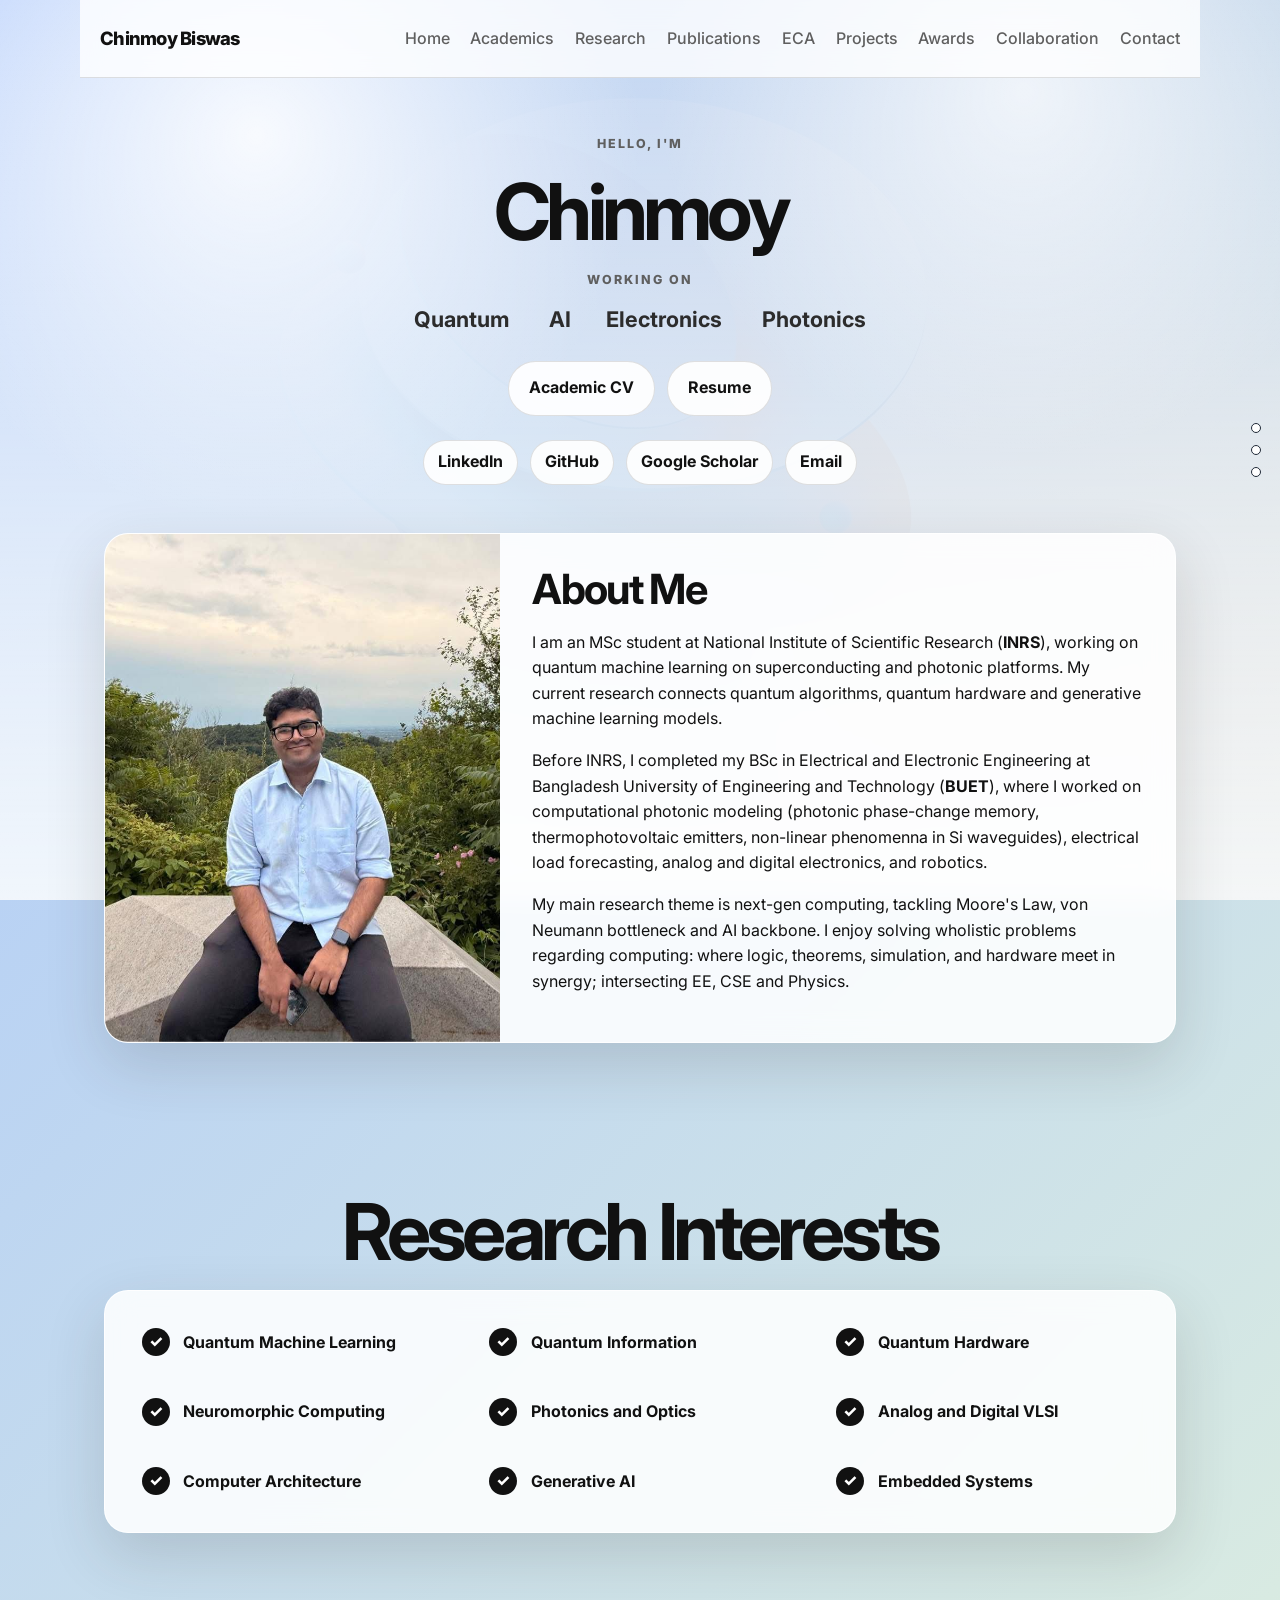
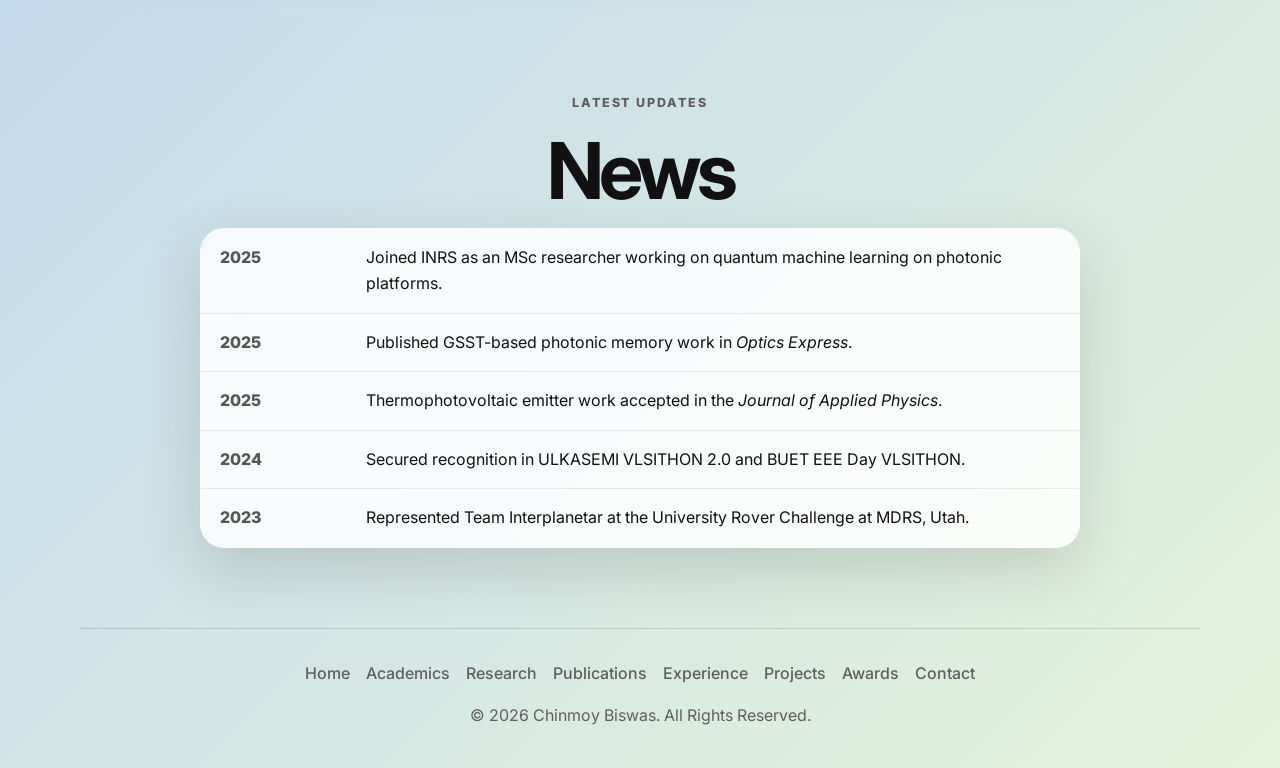
<file: index.html>
<!DOCTYPE html>
<html lang="en">
<head>
  <meta charset="UTF-8" />
  <meta name="viewport" content="width=device-width, initial-scale=1.0" />
  <title>Chinmoy Biswas </title>
  <meta
    name="description"
    content="Academic portfolio of Chinmoy Biswas — quantum machine learning, photonics, VLSI, electronics, and computational modeling."
  />
  <link rel="preconnect" href="https://fonts.googleapis.com" />
  <link rel="preconnect" href="https://fonts.gstatic.com" crossorigin />
  <link
    href="https://fonts.googleapis.com/css2?family=Inter:wght@400;500;600;700;800&display=swap"
    rel="stylesheet"
  />
  <link rel="stylesheet" href="styles.css" />
</head>
<body>
  <div class="section-progress" aria-label="Section shortcuts">
    <a class="progress-dot" href="#profile" aria-label="Profile"></a>
    <a class="progress-dot" href="#research-interests" aria-label="Research interests"></a>
    <a class="progress-dot" href="#news" aria-label="News"></a>
  </div>

  <nav class="navbar site-nav">
    <a class="brand" href="index.html">Chinmoy Biswas</a>
    <div class="nav-links">
      <a href="index.html">Home</a>
      <a href="about.html">Academics</a>
      <a href="research.html">Research</a>
      <a href="publications.html">Publications</a>
      <a href="experience.html">ECA</a>
      <a href="projects.html">Projects</a>
      <a href="awards.html">Awards</a>
      <a href="collaboration.html">Collaboration</a>
      <a href="contact.html">Contact</a>
    </div>
  </nav>

  <main>
    <section class="profile-section" id="profile">
      <div class="profile-intro">
        <p class="section__text__p1">Hello, I'm</p>
        <h1 class="title">Chinmoy</h1>
        <p class="section__text__p1">working on</p>
        <p class="section__text__p2">
            <b>Quantum &nbsp;&nbsp;&nbsp;&nbsp;&nbsp;&nbsp; AI &nbsp;&nbsp;&nbsp;&nbsp;&nbsp;  Electronics &nbsp;&nbsp;&nbsp;&nbsp;&nbsp;&nbsp;  Photonics</b>      
        </p>
        <div class="profile-actions">
          <a class="button secondary" href="docs/CV.pdf">Academic CV</a>
          <a class="button secondary" href="docs/resume.pdf">Resume</a>
        </div>
        <div class="social-links centered-links">
          <a class="social-link" href="https://www.linkedin.com/in/cbis/" target="_blank" rel="noreferrer">LinkedIn</a>
          <a class="social-link" href="https://github.com/chinmoybiswasdeep" target="_blank" rel="noreferrer">GitHub</a>
          <a class="social-link" href="https://scholar.google.com/citations?user=gvI_ZlQAAAAJ&hl=en" target="_blank" rel="noreferrer">Google Scholar</a>
          <a class="social-link" href="mailto:chinmoy.biswas@inrs.ca">Email</a>
        </div>
      </div>

      <div class="about-me-box">
        <div class="box-container">
          <div class="image-side profile-photo-panel">
            <img src="docs/profile_photo.jpeg" alt="Portrait of Chinmoy Biswas" />
          </div>
          <div class="text-side">
            <h2>About Me</h2>
            <p>
              I am an MSc student at National Institute of Scientific Research (<a href="https://inrs.ca/"><strong>INRS</strong></a>), working on quantum machine learning on superconducting and photonic platforms. My current research connects quantum algorithms, quantum hardware and generative machine learning models.
            </p>
            <p>
              Before INRS, I completed my BSc in Electrical and Electronic Engineering at Bangladesh University of Engineering and Technology (<a href="https://www.buet.ac.bd/web/"><strong>BUET</strong></a>), where I worked on computational photonic modeling (photonic phase-change memory, thermophotovoltaic emitters, non-linear phenomenna in Si waveguides), electrical load forecasting,  analog and digital electronics, and robotics.
            </p>
            <p>
              My main research theme is next-gen computing, tackling Moore's Law, von Neumann bottleneck and AI backbone. I enjoy solving wholistic problems regarding computing: where logic, theorems, simulation, and hardware meet in synergy; intersecting EE, CSE and Physics.
            </p>
          </div>
        </div>
      </div>
    </section>

    <section class="content-section" id="research-interests">
      <h2 class="title">Research Interests</h2>
      <div class="interest-grid">
        <article><span>✓</span><h3>Quantum Machine Learning</h3></article>
        <article><span>✓</span><h3>Quantum Information</h3></article>
        <article><span>✓</span><h3>Quantum Hardware</h3></article>
        <article><span>✓</span><h3>Neuromorphic Computing</h3></article>
        <article><span>✓</span><h3>Photonics and Optics</h3></article>
        <article><span>✓</span><h3>Analog and Digital VLSI</h3></article>
        <article><span>✓</span><h3>Computer Architecture</h3></article>
        <article><span>✓</span><h3>Generative AI</h3></article>
        <article><span>✓</span><h3>Embedded Systems</h3></article>
      </div>
    </section>

    <section class="content-section" id="news">
      <p class="section__text__p1">Latest updates</p>
      <h2 class="title">News</h2>
      <div class="news-container">
        <div class="news-item">
          <div class="news-date">2025</div>
          <div class="news-content">Joined INRS as an MSc researcher working on quantum machine learning on photonic platforms.</div>
        </div>
        <div class="news-item">
          <div class="news-date">2025</div>
          <div class="news-content">Published GSST-based photonic memory work in <em>Optics Express</em>.</div>
        </div>
        <div class="news-item">
          <div class="news-date">2025</div>
          <div class="news-content">Thermophotovoltaic emitter work accepted in the <em>Journal of Applied Physics</em>.</div>
        </div>
        <div class="news-item">
          <div class="news-date">2024</div>
          <div class="news-content">Secured recognition in ULKASEMI VLSITHON 2.0 and BUET EEE Day VLSITHON.</div>
        </div>
        <div class="news-item">
          <div class="news-date">2023</div>
          <div class="news-content">Represented Team Interplanetar at the University Rover Challenge at MDRS, Utah.</div>
        </div>
      </div>
    </section>

  </main>

  <footer class="footer">
    <nav class="footer-nav" aria-label="Footer navigation">
      <a href="index.html">Home</a>
      <a href="about.html">Academics</a>
      <a href="research.html">Research</a>
      <a href="publications.html">Publications</a>
      <a href="experience.html">Experience</a>
      <a href="projects.html">Projects</a>
      <a href="awards.html">Awards</a>
      <a href="contact.html">Contact</a>
    </nav>
    <p>© 2026 Chinmoy Biswas. All Rights Reserved.</p>
  </footer>
</body>
</html>
</file>
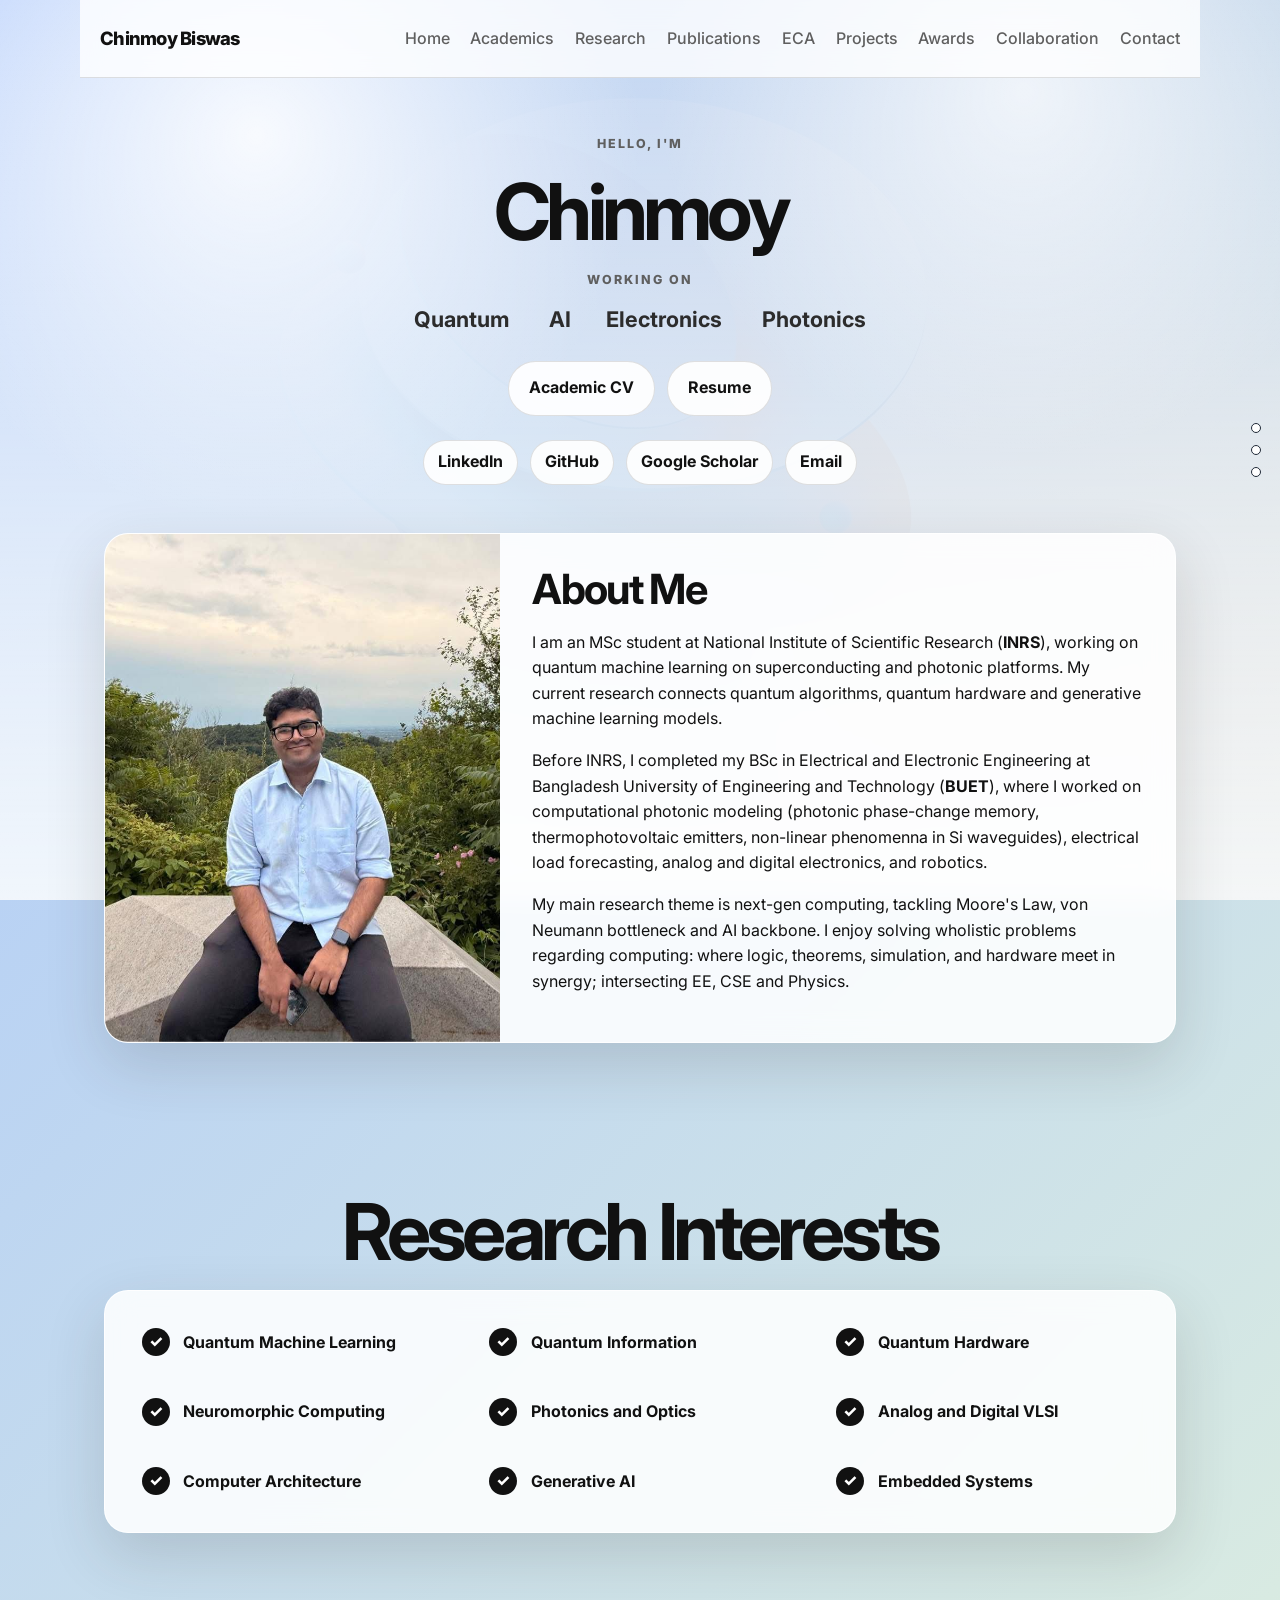
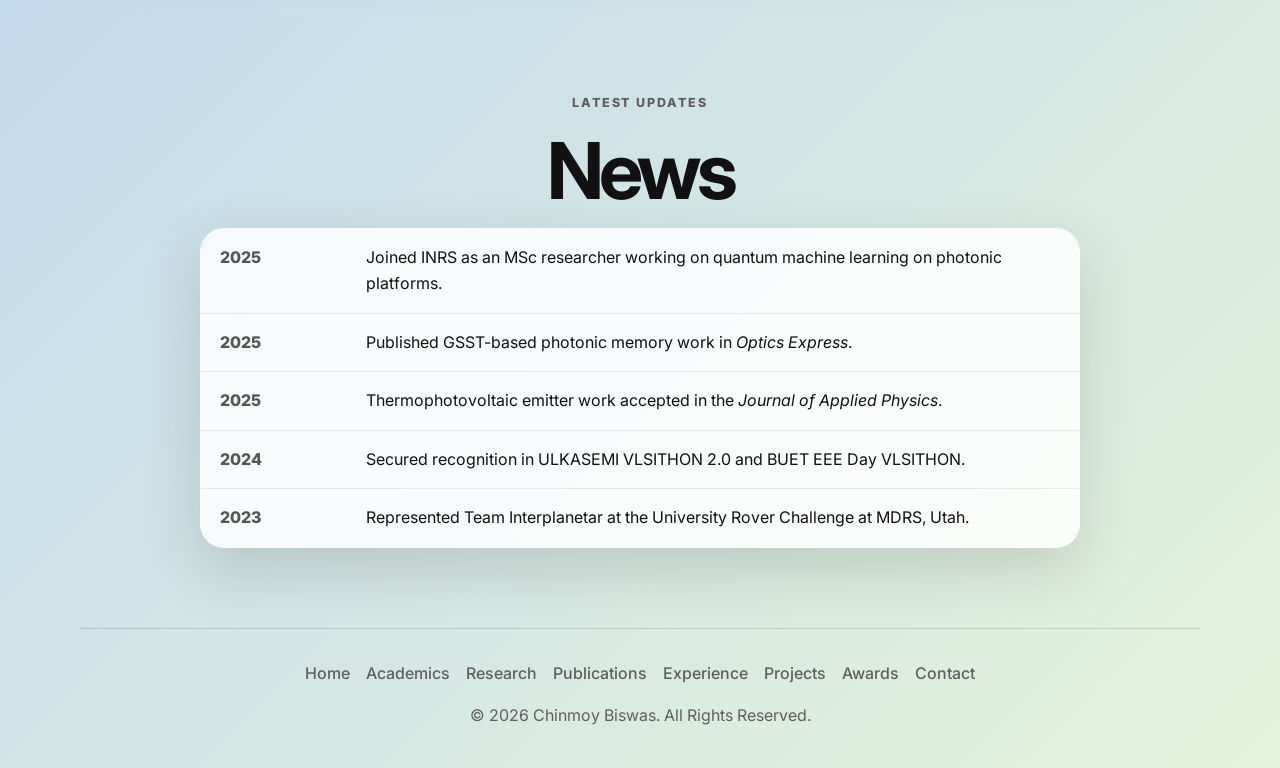
<file: src/index.html>
<!DOCTYPE html>
<html lang="en">
<head>
  <meta charset="UTF-8" />
  <meta name="viewport" content="width=device-width, initial-scale=1.0" />
  <title>Chinmoy Biswas </title>
  <meta
    name="description"
    content="Academic portfolio of Chinmoy Biswas — quantum machine learning, photonics, VLSI, electronics, and computational modeling."
  />
  <link rel="preconnect" href="https://fonts.googleapis.com" />
  <link rel="preconnect" href="https://fonts.gstatic.com" crossorigin />
  <link
    href="https://fonts.googleapis.com/css2?family=Inter:wght@400;500;600;700;800&display=swap"
    rel="stylesheet"
  />
  <link rel="stylesheet" href="styles.css" />
</head>
<body>
  <div class="section-progress" aria-label="Section shortcuts">
    <a class="progress-dot" href="#profile" aria-label="Profile"></a>
    <a class="progress-dot" href="#research-interests" aria-label="Research interests"></a>
    <a class="progress-dot" href="#news" aria-label="News"></a>
  </div>

  <nav class="navbar site-nav">
    <a class="brand" href="index.html">Chinmoy Biswas</a>
    <div class="nav-links">
      <a href="index.html">Home</a>
      <a href="about.html">Academics</a>
      <a href="research.html">Research</a>
      <a href="publications.html">Publications</a>
      <a href="experience.html">ECA</a>
      <a href="projects.html">Projects</a>
      <a href="awards.html">Awards</a>
      <a href="collaboration.html">Collaboration</a>
      <a href="contact.html">Contact</a>
    </div>
  </nav>

  <main>
    <section class="profile-section" id="profile">
      <div class="profile-intro">
        <p class="section__text__p1">Hello, I'm</p>
        <h1 class="title">Chinmoy</h1>
        <p class="section__text__p1">working on</p>
        <p class="section__text__p2">
            <b>Quantum &nbsp;&nbsp;&nbsp;&nbsp;&nbsp;&nbsp; AI &nbsp;&nbsp;&nbsp;&nbsp;&nbsp;  Electronics &nbsp;&nbsp;&nbsp;&nbsp;&nbsp;&nbsp;  Photonics</b>      
        </p>
        <div class="profile-actions">
          <a class="button secondary" href="../docs/CV.pdf">Academic CV</a>
          <a class="button secondary" href="../docs/resume.pdf">Resume</a>
        </div>
        <div class="social-links centered-links">
          <a class="social-link" href="https://www.linkedin.com/in/cbis/" target="_blank" rel="noreferrer">LinkedIn</a>
          <a class="social-link" href="https://github.com/chinmoybiswasdeep" target="_blank" rel="noreferrer">GitHub</a>
          <a class="social-link" href="https://scholar.google.com/citations?user=gvI_ZlQAAAAJ&hl=en" target="_blank" rel="noreferrer">Google Scholar</a>
          <a class="social-link" href="mailto:chinmoy.biswas@inrs.ca">Email</a>
        </div>
      </div>

      <div class="about-me-box">
        <div class="box-container">
          <div class="image-side profile-photo-panel">
            <img src="../docs/profile_photo.jpeg" alt="Portrait of Chinmoy Biswas" />
          </div>
          <div class="text-side">
            <h2>About Me</h2>
            <p>
              I am an MSc student at National Institute of Scientific Research (<a href="https://inrs.ca/"><strong>INRS</strong></a>), working on quantum machine learning on superconducting and photonic platforms. My current research connects quantum algorithms, quantum hardware and generative machine learning models.
            </p>
            <p>
              Before INRS, I completed my BSc in Electrical and Electronic Engineering at Bangladesh University of Engineering and Technology (<a href="https://www.buet.ac.bd/web/"><strong>BUET</strong></a>), where I worked on computational photonic modeling (photonic phase-change memory, thermophotovoltaic emitters, non-linear phenomenna in Si waveguides), electrical load forecasting,  analog and digital electronics, and robotics.
            </p>
            <p>
              My main research theme is next-gen computing, tackling Moore's Law, von Neumann bottleneck and AI backbone. I enjoy solving wholistic problems regarding computing: where logic, theorems, simulation, and hardware meet in synergy; intersecting EE, CSE and Physics.
            </p>
          </div>
        </div>
      </div>
    </section>

    <section class="content-section" id="research-interests">
      <h2 class="title">Research Interests</h2>
      <div class="interest-grid">
        <article><span>✓</span><h3>Quantum Machine Learning</h3></article>
        <article><span>✓</span><h3>Quantum Information</h3></article>
        <article><span>✓</span><h3>Quantum Hardware</h3></article>
        <article><span>✓</span><h3>Neuromorphic Computing</h3></article>
        <article><span>✓</span><h3>Photonics and Optics</h3></article>
        <article><span>✓</span><h3>Analog and Digital VLSI</h3></article>
        <article><span>✓</span><h3>Computer Architecture</h3></article>
        <article><span>✓</span><h3>Generative AI</h3></article>
        <article><span>✓</span><h3>Embedded Systems</h3></article>
      </div>
    </section>

    <section class="content-section" id="news">
      <p class="section__text__p1">Latest updates</p>
      <h2 class="title">News</h2>
      <div class="news-container">
        <div class="news-item">
          <div class="news-date">2025</div>
          <div class="news-content">Joined INRS as an MSc researcher working on quantum machine learning on photonic platforms.</div>
        </div>
        <div class="news-item">
          <div class="news-date">2025</div>
          <div class="news-content">Published GSST-based photonic memory work in <em>Optics Express</em>.</div>
        </div>
        <div class="news-item">
          <div class="news-date">2025</div>
          <div class="news-content">Thermophotovoltaic emitter work accepted in the <em>Journal of Applied Physics</em>.</div>
        </div>
        <div class="news-item">
          <div class="news-date">2024</div>
          <div class="news-content">Secured recognition in ULKASEMI VLSITHON 2.0 and BUET EEE Day VLSITHON.</div>
        </div>
        <div class="news-item">
          <div class="news-date">2023</div>
          <div class="news-content">Represented Team Interplanetar at the University Rover Challenge at MDRS, Utah.</div>
        </div>
      </div>
    </section>

  </main>

  <footer class="footer">
    <nav class="footer-nav" aria-label="Footer navigation">
      <a href="index.html">Home</a>
      <a href="about.html">Academics</a>
      <a href="research.html">Research</a>
      <a href="publications.html">Publications</a>
      <a href="experience.html">Experience</a>
      <a href="projects.html">Projects</a>
      <a href="awards.html">Awards</a>
      <a href="contact.html">Contact</a>
    </nav>
    <p>© 2026 Chinmoy Biswas. All Rights Reserved.</p>
  </footer>
</body>
</html>
</file>
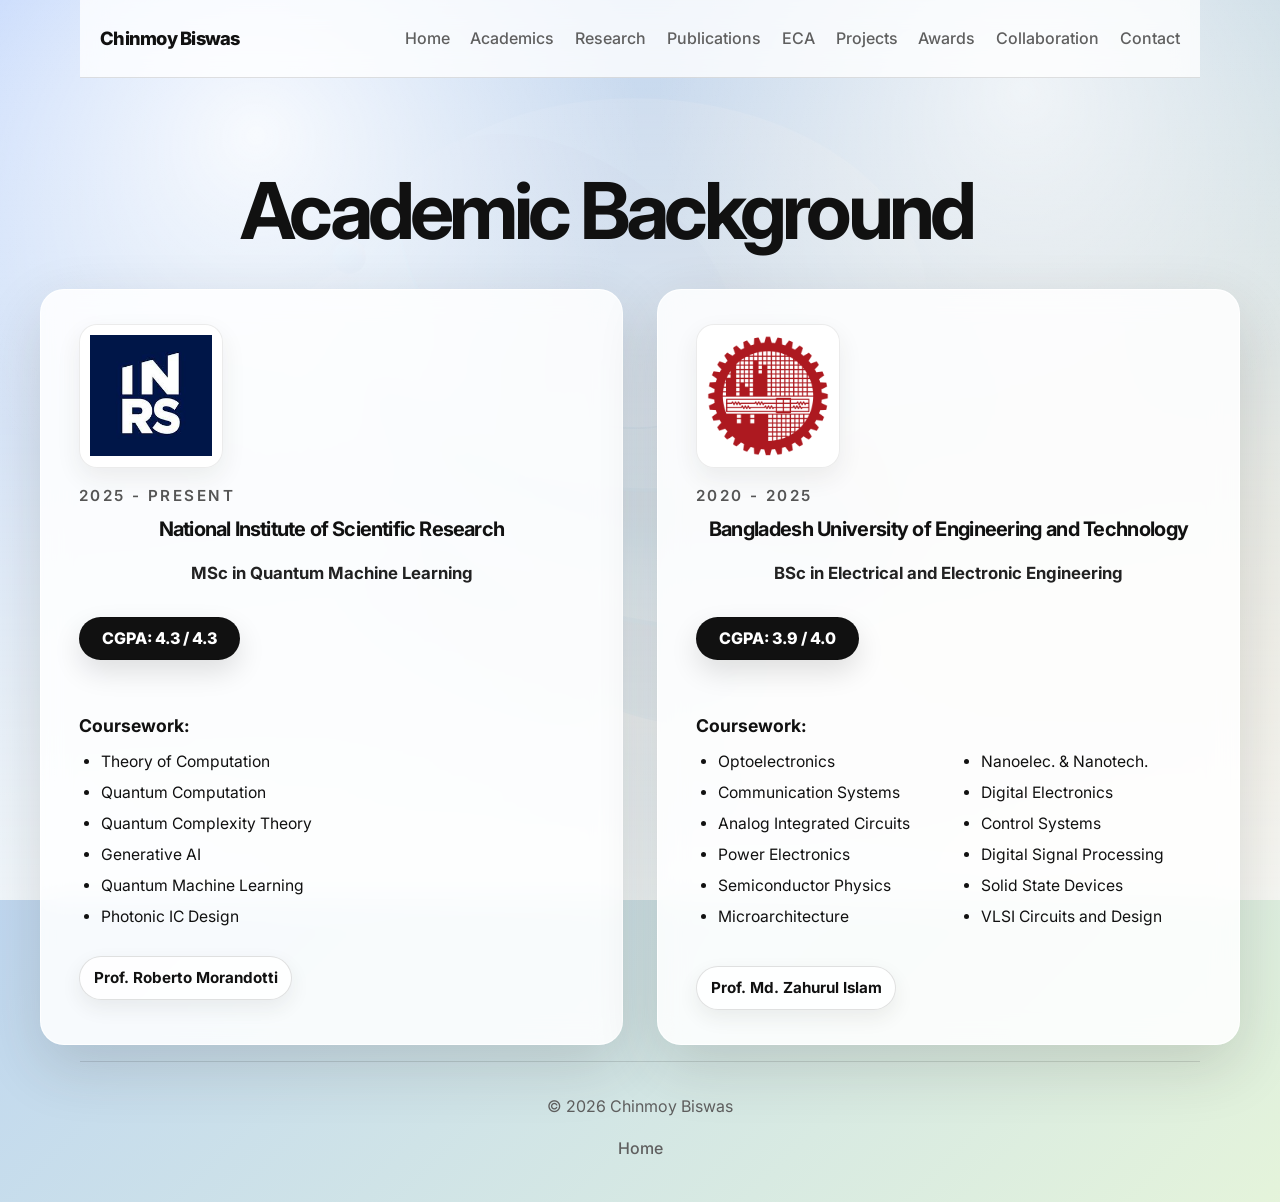
<file: about.html>
<!DOCTYPE html>
<html lang="en">
<head>
  <meta charset="UTF-8" />
  <meta name="viewport" content="width=device-width, initial-scale=1.0" />
  <title>Academics | Chinmoy Biswas</title>
  <link rel="preconnect" href="https://fonts.googleapis.com" />
  <link rel="preconnect" href="https://fonts.gstatic.com" crossorigin />
  <link href="https://fonts.googleapis.com/css2?family=Inter:wght@400;500;600;700;800&display=swap" rel="stylesheet" />
  <link rel="stylesheet" href="styles.css" />
</head>
<body>
  <nav class="navbar page-nav">
    <a class="brand" href="index.html">Chinmoy Biswas</a>
    <div class="nav-links">
      <a href="index.html">Home</a>
      <a href="about.html">Academics</a>
      <a href="research.html">Research</a>
      <a href="publications.html">Publications</a>
      <a href="experience.html">ECA</a>
      <a href="projects.html">Projects</a>
      <a href="awards.html">Awards</a>
      <a href="collaboration.html">Collaboration</a>
      <a href="contact.html">Contact</a>
    </div>
  </nav>
  <main class="page-main">
    <section class="section page-hero compact-hero">
      <div class="section-heading">
        <h1 class="page-title">Academic Background</h1>
      </div>

      <div class="academics-grid">
        <article class="academic-card">
          <div class="institution-logo-wrap">
            <a href="https://inrs.ca/en/" target="_blank" rel="noreferrer"><img src="docs/inrs-logo.jpg" alt="INRS logo" /></a>
          </div>
          <div class="academic-card-content">
            <p class="section-label">2025 - Present</p>
            <a href="https://inrs.ca/en/" target="_blank" rel="noreferrer"><h2>National Institute of Scientific Research</h2></a>
            <p><strong>MSc in Quantum Machine Learning</strong></p>
            <p class="academic-cgpa">CGPA: 4.3 / 4.3</p>
            <div class="coursework-block">
              <h3>Coursework:</h3>
              <ul>
                <li>Theory of Computation</li>
                <li>Quantum Computation</li>
                <li>Quantum Complexity Theory</li>
                <li>Generative AI</li>
                <li>Quantum Machine Learning</li>
                <li>Photonic IC Design</li>
              </ul>
            </div>
            <div class="academic-links">
              <a href="https://inrs.ca/en/research/professors/roberto-morandotti/" target="_blank" rel="noreferrer">Prof. Roberto Morandotti</a>
            </div>
          </div>
        </article>

        <article class="academic-card">
          <div class="institution-logo-wrap">
           <a href="https://www.buet.ac.bd/web/#/" target="_blank" rel="noreferrer"> <img src="docs/buet-logo.png" alt="BUET logo" /></a>
          </div>
          <div class="academic-card-content">
            <p class="section-label">2020 - 2025</p>
            <a href="https://www.buet.ac.bd/web/#/" target="_blank" rel="noreferrer"><h2 class="long-institution-name">Bangladesh University of Engineering and Technology</h2></a>
            <p><strong>BSc in Electrical and Electronic Engineering</strong></p>
            <p class="academic-cgpa">CGPA: 3.9 / 4.0</p>
            <div class="coursework-block">
              <h3>Coursework:</h3>
              <ul class="coursework-columns">
                <li>Optoelectronics</li>
                <li>Communication Systems</li>
                <li>Analog Integrated Circuits</li>
                <li>Power Electronics</li>
                <li>Semiconductor Physics</li>
                <li>Microarchitecture</li>
                <li>Nanoelec. & Nanotech.</li>
                <li>Digital Electronics</li>
                <li>Control Systems</li>
                <li>Digital Signal Processing</li>
                <li>Solid State Devices</li>
                <li>VLSI Circuits and Design</li>
              </ul>
            </div>
            <div class="academic-links">
              <a href="https://mdzahurulislam.buet.ac.bd/" target="_blank" rel="noreferrer">Prof. Md. Zahurul Islam</a>
            </div>
          </div>
        </article>
      </div>
    </section>
  </main>
  <footer class="footer">
    <p>© 2026 Chinmoy Biswas</p>
    <a href="index.html">Home</a>
  </footer>
</body>
</html>
</file>
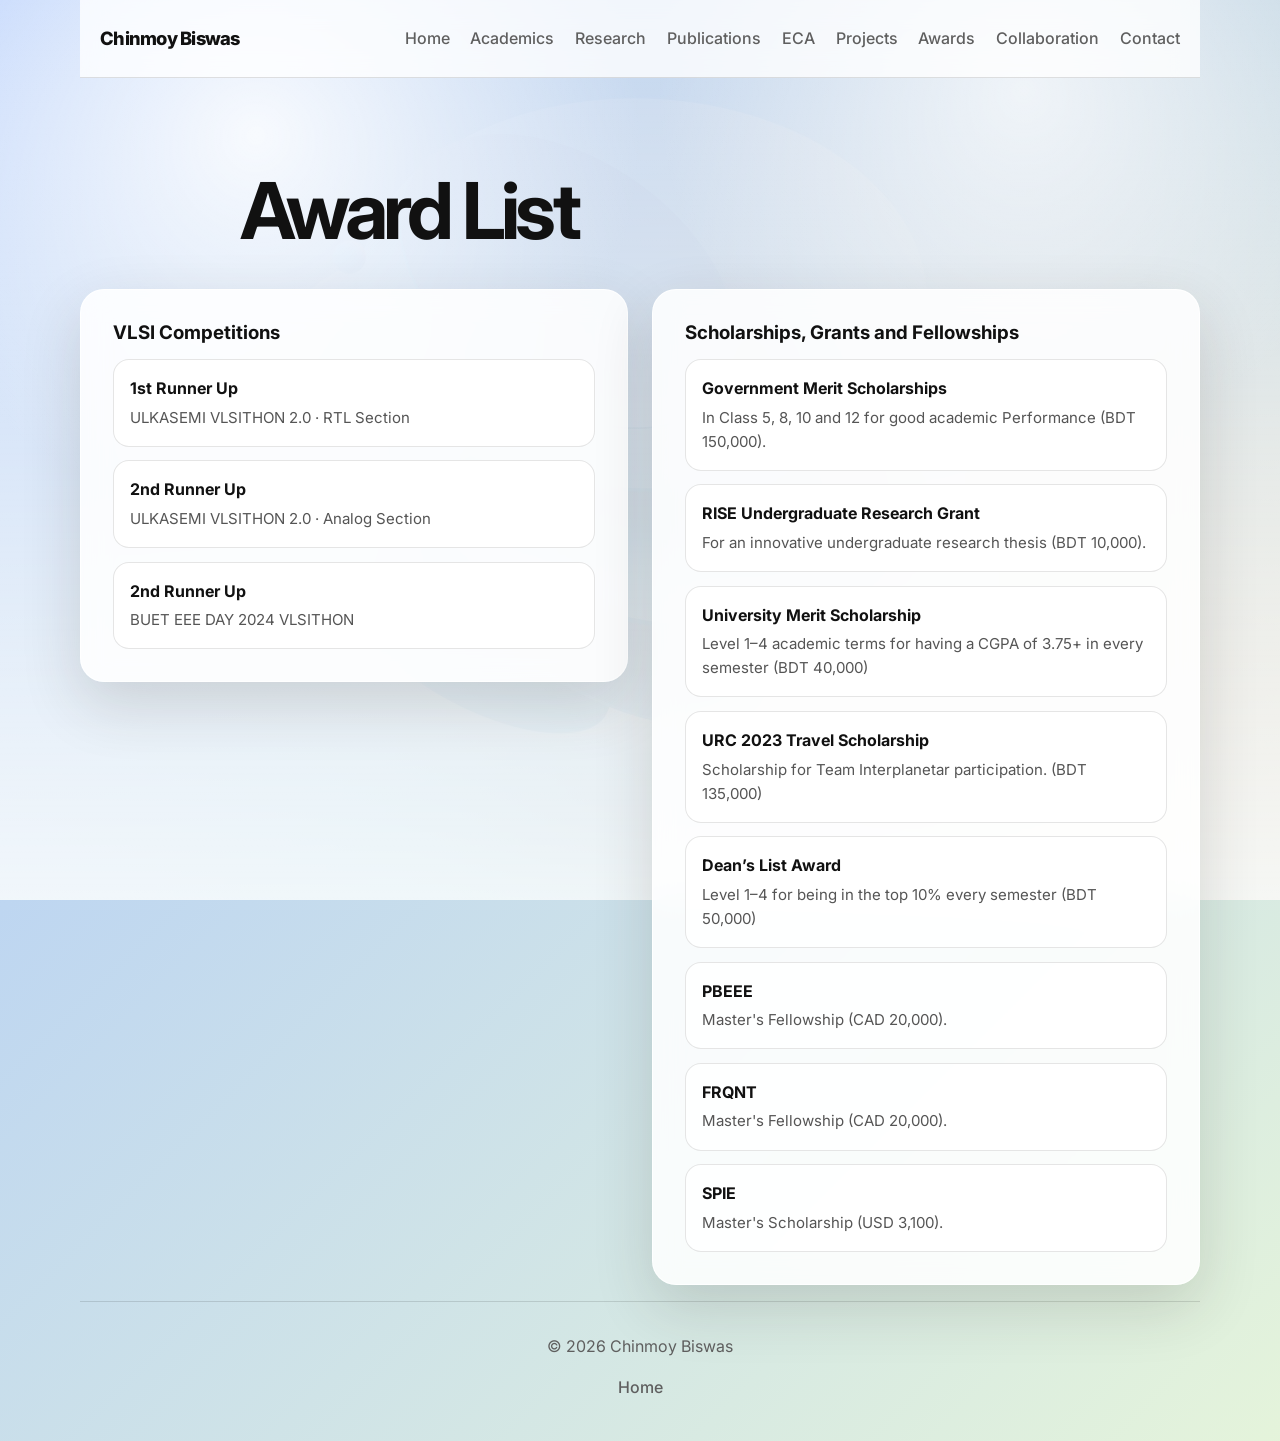
<file: awards.html>
<!DOCTYPE html>
<html lang="en">
<head>
  <meta charset="UTF-8" />
  <meta name="viewport" content="width=device-width, initial-scale=1.0" />
  <title>Awards | Chinmoy Biswas</title>
  <link rel="preconnect" href="https://fonts.googleapis.com" />
  <link rel="preconnect" href="https://fonts.gstatic.com" crossorigin />
  <link href="https://fonts.googleapis.com/css2?family=Inter:wght@400;500;600;700;800&display=swap" rel="stylesheet" />
  <link rel="stylesheet" href="styles.css" />
</head>
<body>
  <nav class="navbar page-nav">
    <a class="brand" href="index.html">Chinmoy Biswas</a>
    <div class="nav-links">
      <a href="index.html">Home</a>
      <a href="about.html">Academics</a>
      <a href="research.html">Research</a>
      <a href="publications.html">Publications</a>
      <a href="experience.html">ECA</a>
      <a href="projects.html">Projects</a>
      <a href="awards.html">Awards</a>
      <a href="collaboration.html">Collaboration</a>
      <a href="contact.html">Contact</a>
    </div>
  </nav>
  <main class="page-main">
    <section class="section page-hero compact-hero">
      <div class="section-heading">
        <!-- <p class="section-label">Awards</p> -->
        <h1 class="page-title">Award List</h1>
      </div>
      <div class="awards-list">
        <div>
          <h3>VLSI Competitions</h3>
          <div class="achievement-stack">
            <a class="achievement-card" href="https://www.thedailystar.net/tech-startup/news/grand-finale-vlsithon-20-held-aust-3774706" target="_blank" rel="noreferrer"><strong>1st Runner Up</strong><span>ULKASEMI VLSITHON 2.0 · RTL Section</span></a>
            <a class="achievement-card" href="https://www.thedailystar.net/tech-startup/news/grand-finale-vlsithon-20-held-aust-3774706" target="_blank" rel="noreferrer"><strong>2nd Runner Up</strong><span>ULKASEMI VLSITHON 2.0 · Analog Section</span></a>
            <a class="achievement-card" target="_blank" rel="noreferrer"><strong>2nd Runner Up</strong><span>BUET EEE DAY 2024 VLSITHON</span></a>
          </div>
        </div>
        <div>
          <h3>Scholarships, Grants and Fellowships</h3>
          <div class="achievement-stack">
            <div class="achievement-card"><strong>Government Merit Scholarships</strong><span>In Class 5, 8, 10 and 12 for good academic Performance (BDT 150,000). </span></div>
            <div class="achievement-card"><strong>RISE Undergraduate Research Grant</strong><span>For an innovative undergraduate research thesis (BDT 10,000).</span></div>
            <div class="achievement-card"><strong>University Merit Scholarship</strong><span>Level 1–4 academic terms for having a CGPA of 3.75+ in every semester (BDT 40,000)</span></div>
            <a class="achievement-card" target="_blank" rel="noreferrer"><strong>URC 2023 Travel Scholarship</strong><span>Scholarship for Team Interplanetar participation. (BDT 135,000)</span></a>
            <div class="achievement-card"><strong>Dean’s List Award</strong><span>Level 1–4 for being in the top 10% every semester (BDT 50,000)</span></div>
            <div class="achievement-card"><strong>PBEEE</strong><span>Master's Fellowship (CAD 20,000).</span></div>
            <div class="achievement-card"><strong>FRQNT</strong><span>Master's Fellowship (CAD 20,000).</span></div>
            <div class="achievement-card"><strong>SPIE</strong><span>Master's Scholarship (USD 3,100).</span></div>
          </div>  
        </div>
        <!-- <div>
          <h3>Academic Recognition</h3>
          <div class="achievement-stack">
            
            <div class="achievement-card"><strong>Top Academic Performance</strong><span>Sustained record at BUET</span></div>
            <a class="achievement-card" href="https://icece.buet.ac.bd/" target="_blank" rel="noreferrer"><strong>ICECE 2024 Graphics Designer</strong><span>Conference logos, banners, and visual materials</span></a>
            <a class="achievement-card" href="https://ieeexplore.ieee.org/xpl/conhome/10490448/proceeding" target="_blank" rel="noreferrer"><strong>IEEE-linked Proceedings</strong><span>Conference support and academic event contribution</span></a>
          </div>
        </div> -->
      </div>
    </section>
  </main>
  <footer class="footer">
    <p>© 2026 Chinmoy Biswas</p>
    <a href="index.html">Home</a>
  </footer>
</body>
</html>
</file>
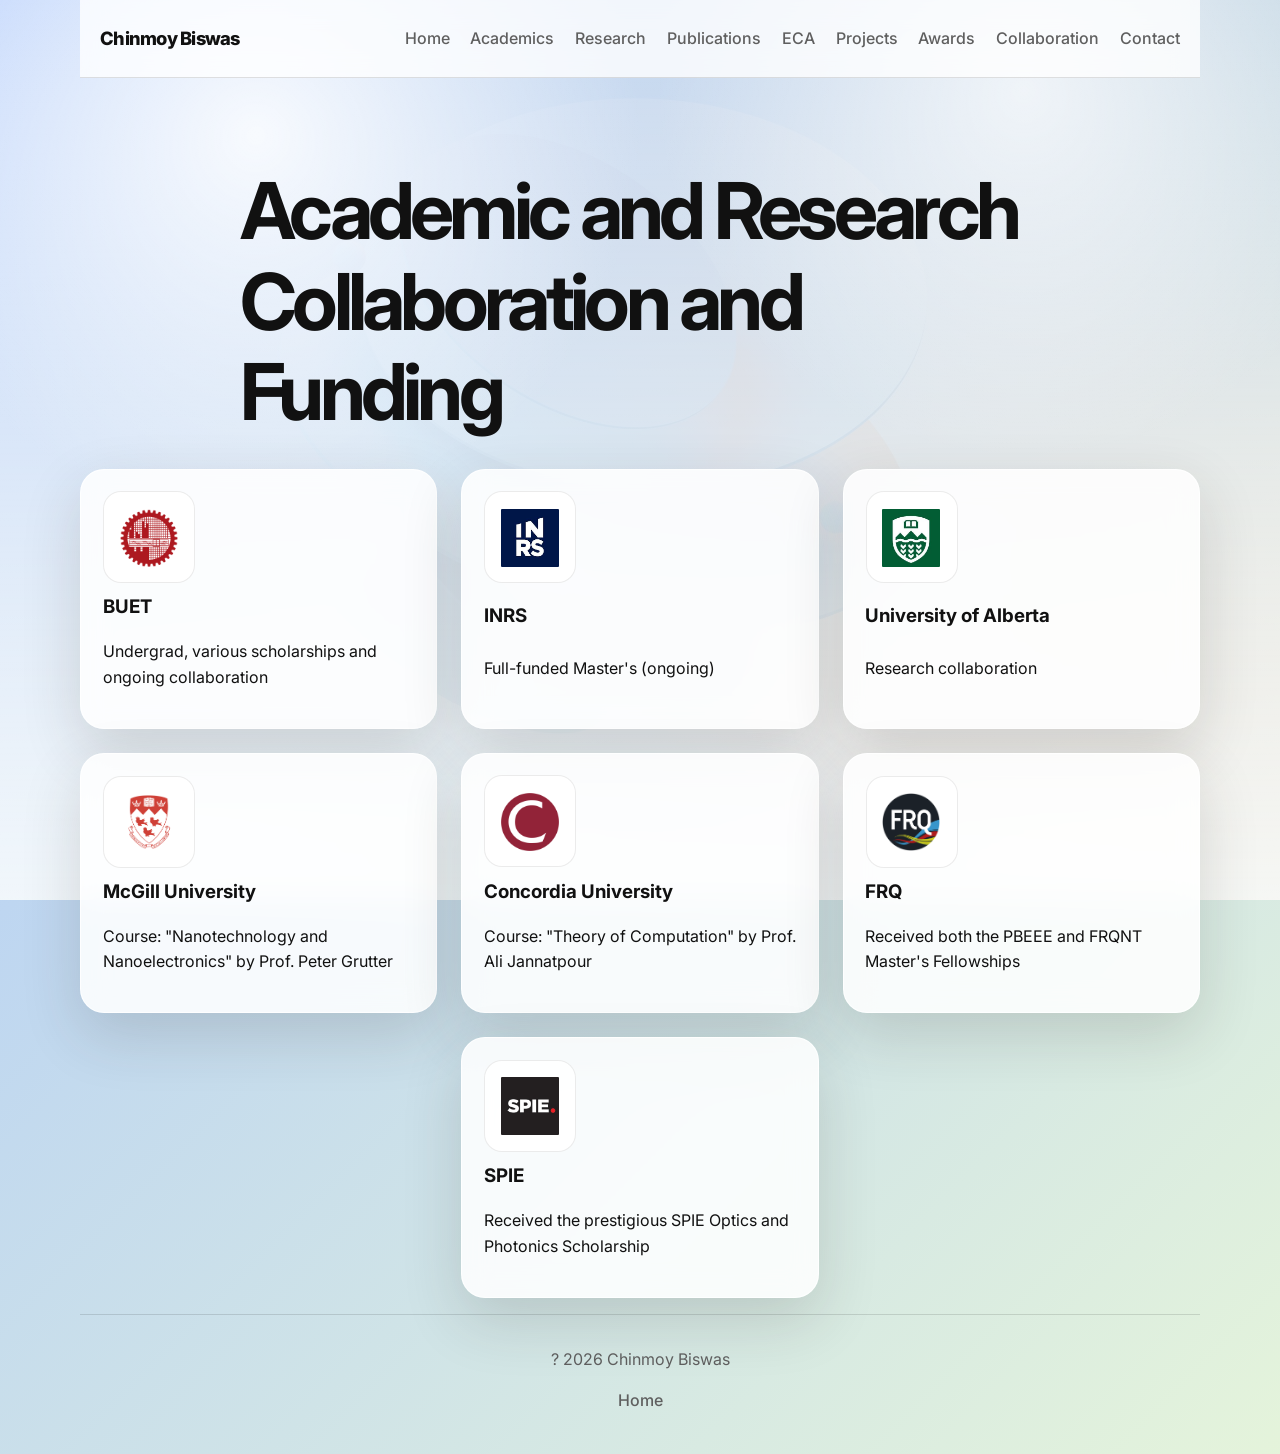
<file: collaboration.html>
<!DOCTYPE html>
<html lang="en">
<head>
  <meta charset="UTF-8" />
  <meta name="viewport" content="width=device-width, initial-scale=1.0" />
  <title>Collaboration | Chinmoy Biswas</title>
  <link rel="preconnect" href="https://fonts.googleapis.com" />
  <link rel="preconnect" href="https://fonts.gstatic.com" crossorigin />
  <link href="https://fonts.googleapis.com/css2?family=Inter:wght@400;500;600;700;800&display=swap" rel="stylesheet" />
  <link rel="stylesheet" href="styles.css" />
</head>
<body>
  <nav class="navbar page-nav">
    <a class="brand" href="index.html">Chinmoy Biswas</a>
    <div class="nav-links">
      <a href="index.html">Home</a>
      <a href="about.html">Academics</a>
      <a href="research.html">Research</a>
      <a href="publications.html">Publications</a>
      <a href="experience.html">ECA</a>
      <a href="projects.html">Projects</a>
      <a href="awards.html">Awards</a>
      <a href="collaboration.html">Collaboration</a>
      <a href="contact.html">Contact</a>
    </div>
  </nav>
  <main class="page-main">
    <section class="section page-hero compact-hero">
      <div class="section-heading">
        <!-- <p class="section-label">Collaboration</p> -->
        <h1 class="page-title">Academic and Research Collaboration and Funding</h1>
        <!-- <p class="lead">Institutions and organizations connected to my academic, research, and collaborative work.</p> -->
      </div>

      <div class="collaboration-grid">
        <a class="collaboration-card" href="https://www.buet.ac.bd/web/#/" target="_blank" rel="noreferrer">
          <img src="docs/buet-logo.png" alt="BUET logo" />
          <h3>BUET</h3>
          <p>Undergrad, various scholarships and ongoing collaboration</p>
        </a>
        <a class="collaboration-card" href="https://inrs.ca/en/" target="_blank" rel="noreferrer">
          <img src="docs/inrs-logo.jpg" alt="INRS logo" />
          <h3>INRS</h3>
          <p>Full-funded Master's (ongoing)</p>
        </a>
        <a class="collaboration-card" href="https://www.ualberta.ca/en/index.html" target="_blank" rel="noreferrer">
          <img src="docs/alberta-logo.jpg" alt="University of Alberta logo" />
          <h3>University of Alberta</h3>
          <p>Research collaboration</p>
        </a>
        <a class="collaboration-card" href="https://www.mcgill.ca/" target="_blank" rel="noreferrer">
          <img src="docs/mcgill-logo.png" alt="McGill University logo" />
          <h3>McGill University</h3>
          <p>Course: "Nanotechnology and Nanoelectronics" by Prof. Peter Grutter</p>
        </a>
        <a class="collaboration-card" href="https://www.concordia.ca/" target="_blank" rel="noreferrer">
          <img src="docs/concordia-logo.png" alt="Concordia University logo" />
          <h3>Concordia University</h3>
          <p>Course: "Theory of Computation" by Prof. Ali Jannatpour</p>
        </a>
        <a class="collaboration-card" href="https://frq.gouv.qc.ca/en/" target="_blank" rel="noreferrer">
          <img src="docs/frq-logo.png" alt="FRQ logo" />
          <h3>FRQ</h3>
          <p>Received both the PBEEE and FRQNT Master's Fellowships</p>
        </a>
        <a class="collaboration-card" href="https://spie.org/" target="_blank" rel="noreferrer">
          <img src="docs/spie-logo.jpg" alt="Spie logo" />
          <h3>SPIE</h3>
          <p>Received the prestigious SPIE Optics and Photonics Scholarship</p>
        </a>
      </div>
    </section>
  </main>
  <footer class="footer">
    <p>? 2026 Chinmoy Biswas</p>
    <a href="index.html">Home</a>
  </footer>
</body>
</html>
</file>
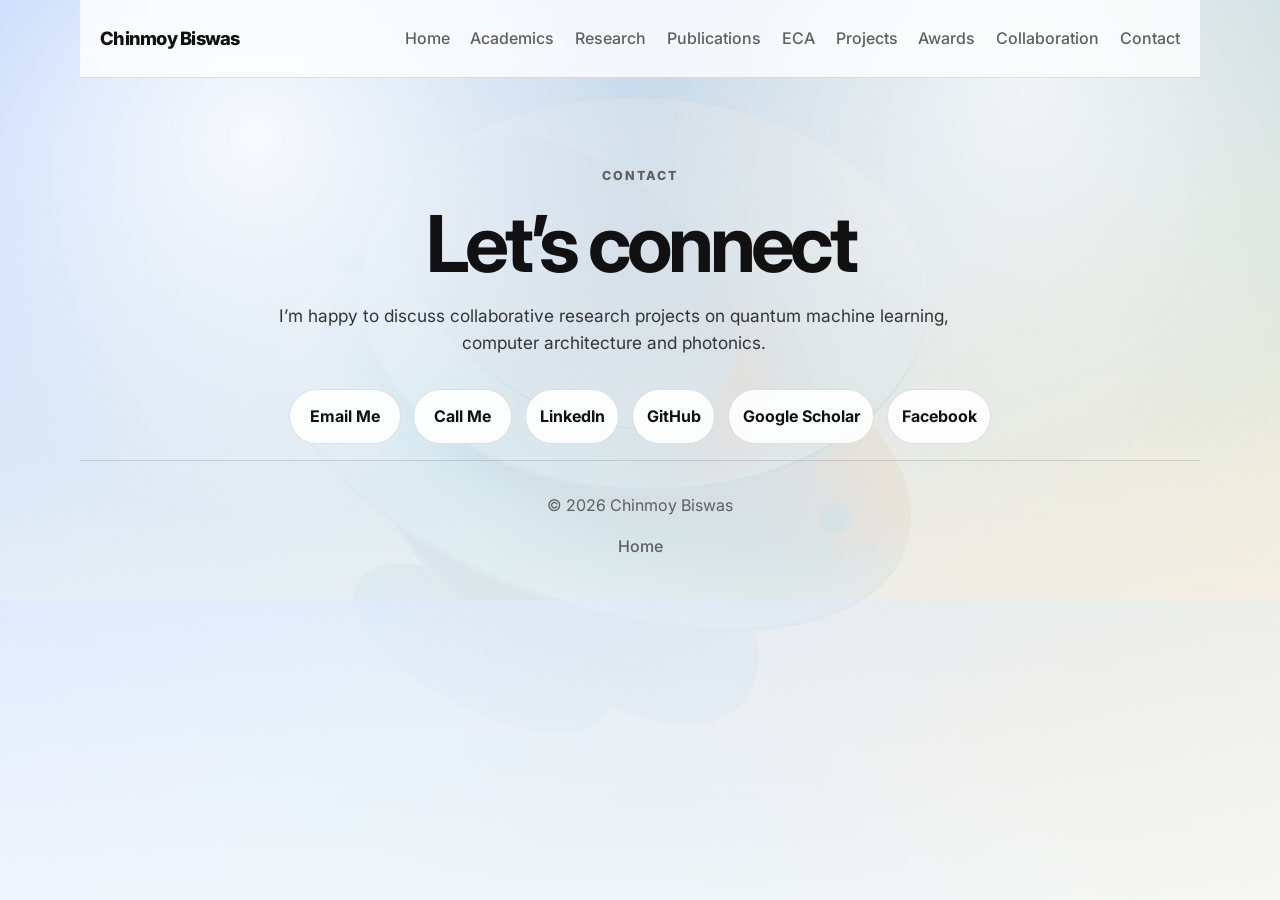
<file: contact.html>
<!DOCTYPE html>
<html lang="en">
<head>
  <meta charset="UTF-8" />
  <meta name="viewport" content="width=device-width, initial-scale=1.0" />
  <title>Contact | Chinmoy Biswas</title>
  <link rel="preconnect" href="https://fonts.googleapis.com" />
  <link rel="preconnect" href="https://fonts.gstatic.com" crossorigin />
  <link href="https://fonts.googleapis.com/css2?family=Inter:wght@400;500;600;700;800&display=swap" rel="stylesheet" />
  <link rel="stylesheet" href="styles.css" />
</head>
<body>
  <nav class="navbar page-nav">
    <a class="brand" href="index.html">Chinmoy Biswas</a>
    <div class="nav-links">
      <a href="index.html">Home</a>
      <a href="about.html">Academics</a>
      <a href="research.html">Research</a>
      <a href="publications.html">Publications</a>
      <a href="experience.html">ECA</a>
      <a href="projects.html">Projects</a>
      <a href="awards.html">Awards</a>
      <a href="collaboration.html">Collaboration</a>
      <a href="contact.html">Contact</a>
    </div>
  </nav>
  <main class="page-main">
    <section class="section page-hero compact-hero contact-section">
      <div class="section-heading">
        <p class="section-label">Contact</p>
        <h1 class="page-title">Let’s connect</h1>
        <p class="lead">I’m happy to discuss collaborative research projects on quantum machine learning, computer architecture and photonics.</p>
      </div>
      <!-- <div class="contact-links">
        
       
      </div> -->
      <div class="social-links contact-socials">
        <a class="button secondary" href="mailto:chinmoy.biswas@inrs.ca">Email Me</a>
         <a class="button secondary" href="tel:+15144972893">Call Me</a>
        <a class="social-link" href="https://www.linkedin.com/in/cbis/" target="_blank" rel="noreferrer">LinkedIn</a>
        <a class="social-link" href="https://github.com/chinime" target="_blank" rel="noreferrer">GitHub</a>
        <a class="social-link" href="https://scholar.google.com/citations?user=gvI_ZlQAAAAJ&hl=en" target="_blank" rel="noreferrer">Google Scholar</a>
        <a class="social-link" href="https://www.facebook.com/share/1CFvSV4Syp/?mibextid=wwXIfr" target="_blank" rel="noreferrer">Facebook</a>
        
      </div>
      <!-- <p class="small-note">You can now use this page directly for email, phone, GitHub, LinkedIn, and Google Scholar access.</p> -->
    </section>
  </main>
  <footer class="footer">
    <p>© 2026 Chinmoy Biswas</p>
    <a href="index.html">Home</a>
  </footer>
</body>
</html>
</file>
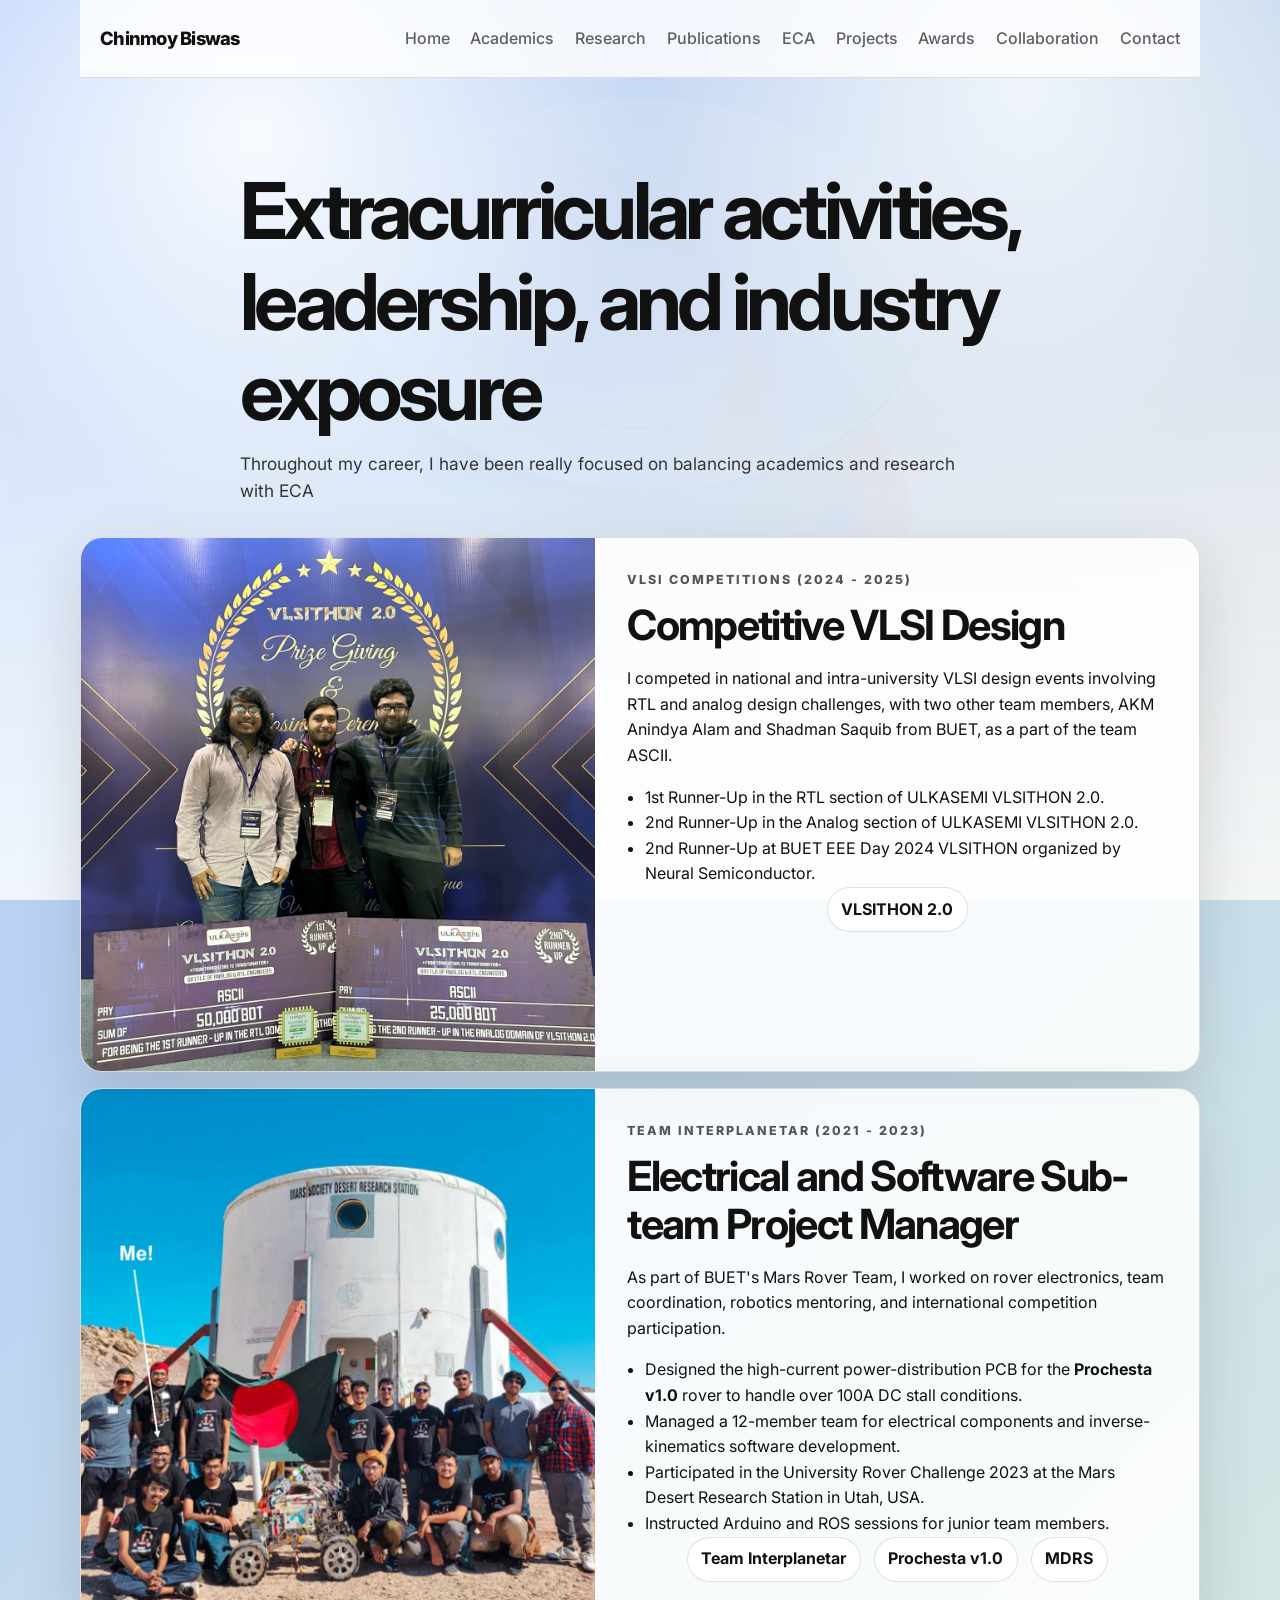
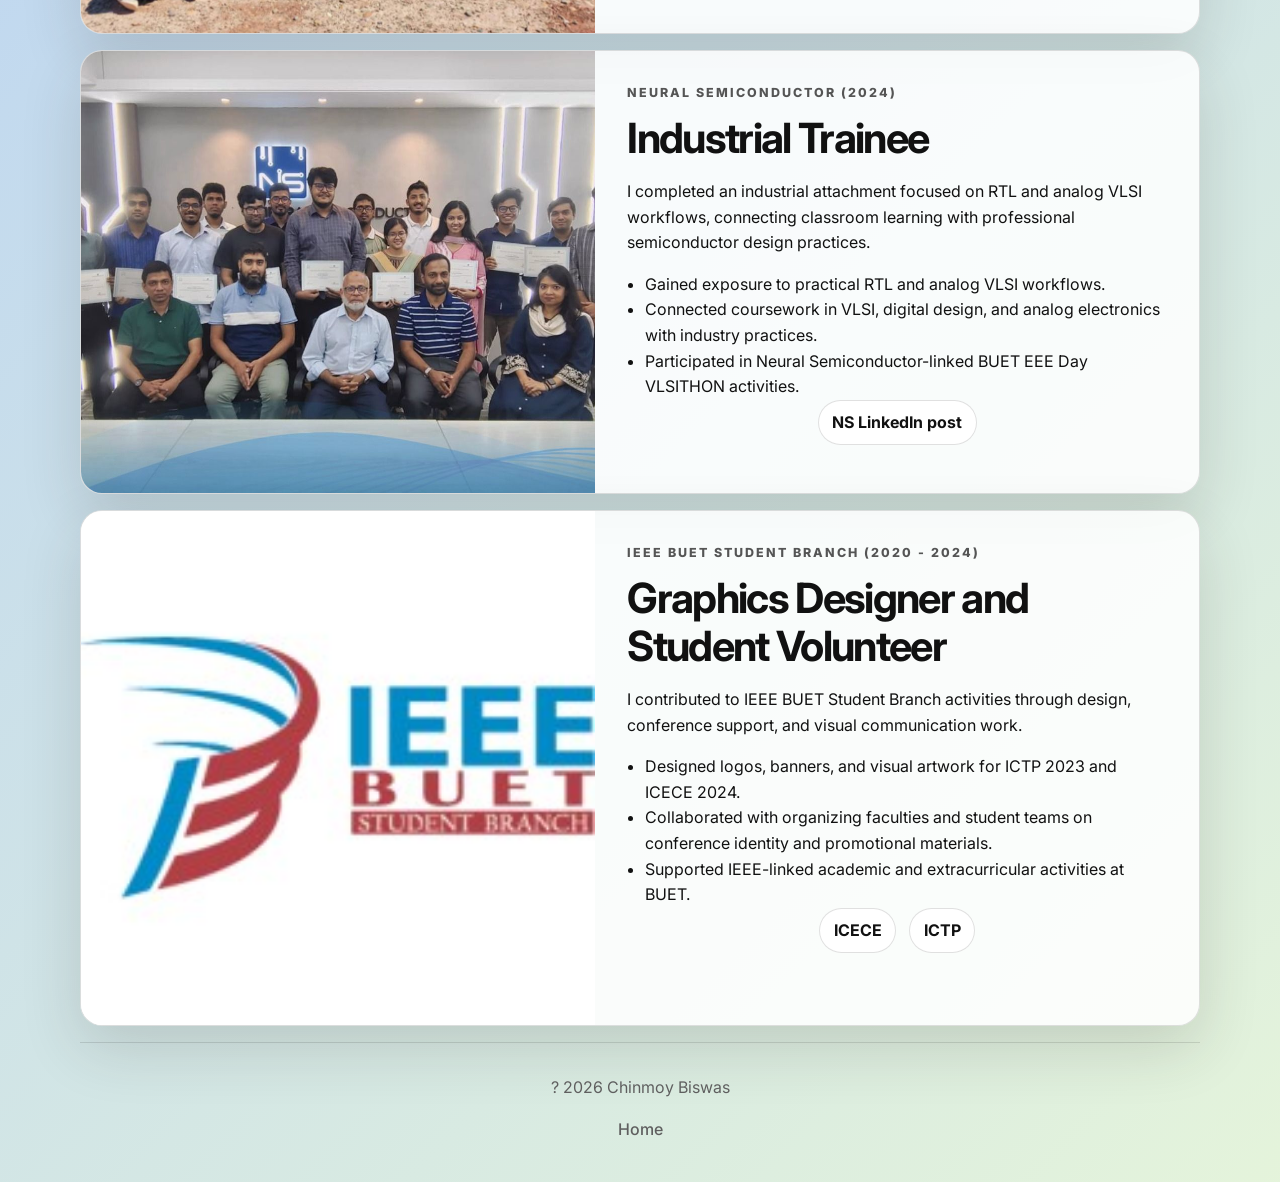
<file: experience.html>
<!DOCTYPE html>
<html lang="en">
<head>
  <meta charset="UTF-8" />
  <meta name="viewport" content="width=device-width, initial-scale=1.0" />
  <title>ECA | Chinmoy Biswas</title>
  <link rel="preconnect" href="https://fonts.googleapis.com" />
  <link rel="preconnect" href="https://fonts.gstatic.com" crossorigin />
  <link href="https://fonts.googleapis.com/css2?family=Inter:wght@400;500;600;700;800&display=swap" rel="stylesheet" />
  <link rel="stylesheet" href="styles.css" />
</head>
<body>
  <nav class="navbar page-nav">
    <a class="brand" href="index.html">Chinmoy Biswas</a>
    <div class="nav-links">
      <a href="index.html">Home</a>
      <a href="about.html">Academics</a>
      <a href="research.html">Research</a>
      <a href="publications.html">Publications</a>
      <a href="experience.html">ECA</a>
      <a href="projects.html">Projects</a>
      <a href="awards.html">Awards</a>
      <a href="collaboration.html">Collaboration</a>
      <a href="contact.html">Contact</a>
    </div>
  </nav>
  <main class="page-main">
    <section class="section page-hero compact-hero">
      <div class="section-heading">
        <!-- <p class="section-label">ECA</p> -->
        <h1 class="page-title">Extracurricular activities, leadership, and industry exposure</h1>
        <p class="lead">Throughout my career, I have been really focused on balancing academics and research with ECA</p>
      </div>

      <div class="experience-grid">
      <article class="experience-card">
          <img src="docs/img_ulka.jpg" alt="VLSI and chip design illustration" />
          <div class="card-body">
            <p class="section-label">VLSI Competitions (2024 - 2025)</p>
            <h2>Competitive VLSI Design</h2>
            <p>I competed in national and intra-university VLSI design events involving RTL and analog design challenges, with two other team members, AKM Anindya Alam and Shadman Saquib from BUET, as a part of the team ASCII.</p>
            <ul>
              <li>1st Runner-Up in the RTL section of ULKASEMI VLSITHON 2.0.</li>
              <li>2nd Runner-Up in the Analog section of ULKASEMI VLSITHON 2.0.</li>
              <li>2nd Runner-Up at BUET EEE Day 2024 VLSITHON organized by Neural Semiconductor.</li>
            </ul>
            <p class="inline-links">
              <a href="https://www.thedailystar.net/tech-startup/news/grand-finale-vlsithon-20-held-aust-3774706" target="_blank" rel="noreferrer">VLSITHON 2.0</a>
            </p>
          </div>
        </article>

      
        <article class="experience-card">
          <img src="docs/img_ti.png" alt="Mars rover and exploration illustration" />
          <div class="card-body">
            <p class="section-label">Team Interplanetar (2021 - 2023)</p>
            <h2>Electrical and Software Sub-team Project Manager</h2>
            <p>As part of BUET's Mars Rover Team, I worked on rover electronics, team coordination, robotics mentoring, and international competition participation.</p>
            <ul>
              <li>Designed the high-current power-distribution PCB for the <strong>Prochesta v1.0</strong> rover to handle over 100A DC stall conditions.</li>
              <li>Managed a 12-member team for electrical components and inverse-kinematics software development.</li>
              <li>Participated in the University Rover Challenge 2023 at the Mars Desert Research Station in Utah, USA.</li>
              <li>Instructed Arduino and ROS sessions for junior team members.</li>
            </ul>
            <p class="inline-links">
              <a href="https://buetinterplanetar.com/" target="_blank" rel="noreferrer">Team Interplanetar</a>
              <a href="https://buetinterplanetar.com/prochesta-v1-0/" target="_blank" rel="noreferrer">Prochesta v1.0</a>
              <a href="https://mdrs.marssociety.org/" target="_blank" rel="noreferrer">MDRS</a>
            </p>
          </div>
        </article>

     <article class="experience-card">
          <img src="docs/img_ns.jpg" alt="Semiconductor industry and engineering workplace" />
          <div class="card-body">
            <p class="section-label">Neural Semiconductor (2024)</p>
            <h2>Industrial Trainee</h2>
            <p>I completed an industrial attachment focused on RTL and analog VLSI workflows, connecting classroom learning with professional semiconductor design practices.</p>
            <ul>
              <li>Gained exposure to practical RTL and analog VLSI workflows.</li>
              <li>Connected coursework in VLSI, digital design, and analog electronics with industry practices.</li>
              <li>Participated in Neural Semiconductor-linked BUET EEE Day VLSITHON activities.</li>
            </ul>
            <p class="inline-links">
              <a href="https://www.linkedin.com/posts/neuralsemi_neural-semiconductor-limited-recently-organized-activity-7330139328632762369-FnQc?utm_source=social_share_send&utm_medium=member_desktop_web&rcm=ACoAABT4NnIBODvNirmmpV5QPRM7eiSZaqQctWY" target="_blank" rel="noreferrer">NS LinkedIn post</a>
            </p>
          </div>
        </article>

        
        <article class="experience-card">
          <img src="docs/img_ieee.jpg" alt="Student branch design and conference organization" />
          <div class="card-body">
            <p class="section-label">IEEE BUET Student Branch (2020 - 2024)</p>
            <h2>Graphics Designer and Student Volunteer</h2>
            <p>I contributed to IEEE BUET Student Branch activities through design, conference support, and visual communication work.</p>
            <ul>
              <li>Designed logos, banners, and visual artwork for ICTP 2023 and ICECE 2024.</li>
              <li>Collaborated with organizing faculties and student teams on conference identity and promotional materials.</li>
              <li>Supported IEEE-linked academic and extracurricular activities at BUET.</li>
            </ul>
            <p class="inline-links">
              <a href="https://icece.buet.ac.bd/" target="_blank" rel="noreferrer">ICECE</a>
              <a href="https://ieeexplore.ieee.org/xpl/conhome/10490448/proceeding" target="_blank" rel="noreferrer">ICTP</a>
            </p>
          </div>
        </article>

      </div>
    </section>
  </main>
  <footer class="footer">
    <p>? 2026 Chinmoy Biswas</p>
    <a href="index.html">Home</a>
  </footer>
</body>
</html>
</file>
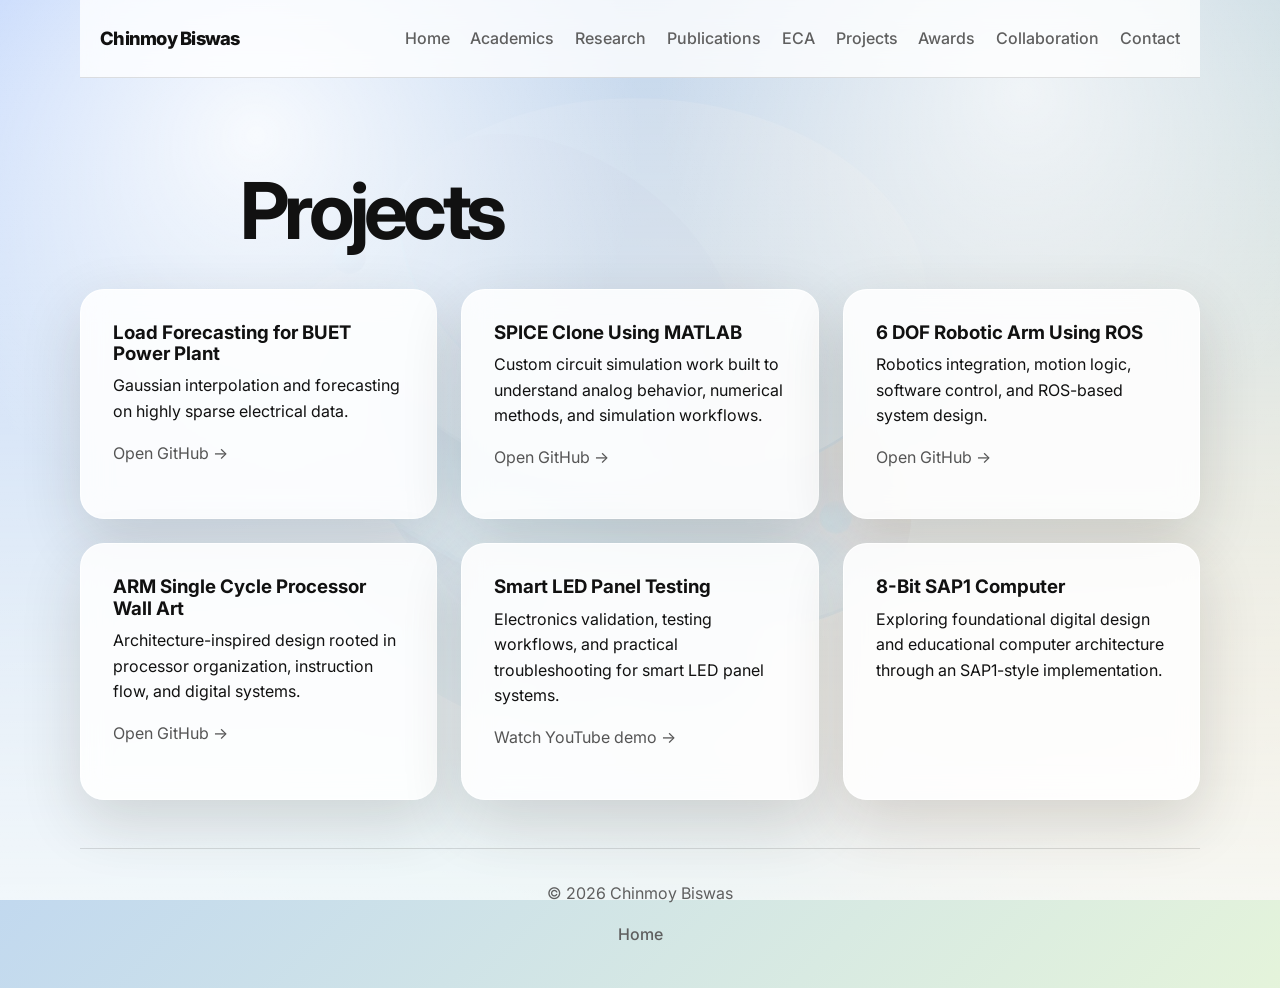
<file: projects.html>
<!DOCTYPE html>
<html lang="en">
<head>
  <meta charset="UTF-8" />
  <meta name="viewport" content="width=device-width, initial-scale=1.0" />
  <title>Projects | Chinmoy Biswas</title>
  <link rel="preconnect" href="https://fonts.googleapis.com" />
  <link rel="preconnect" href="https://fonts.gstatic.com" crossorigin />
  <link href="https://fonts.googleapis.com/css2?family=Inter:wght@400;500;600;700;800&display=swap" rel="stylesheet" />
  <link rel="stylesheet" href="styles.css" />
</head>
<body>
  <nav class="navbar page-nav">
    <a class="brand" href="index.html">Chinmoy Biswas</a>
    <div class="nav-links">
      <a href="index.html">Home</a>
      <a href="about.html">Academics</a>
      <a href="research.html">Research</a>
      <a href="publications.html">Publications</a>
      <a href="experience.html">ECA</a>
      <a href="projects.html">Projects</a>
      <a href="awards.html">Awards</a>
      <a href="collaboration.html">Collaboration</a>
      <a href="contact.html">Contact</a>
    </div>
  </nav>
  <main class="page-main">
    <section class="section page-hero compact-hero">
      <div class="section-heading">
        <!-- <p class="section-label">Projects</p> -->
        <h1 class="page-title">Projects</h1>
        <!-- <p class="lead">Each project card opens the associated GitHub repository, video demo, or project resource directly.</p> -->
        <!-- <p class="lead">Each project card opens the associated GitHub repository, video demo, or project resource directly.</p> -->
      </div>

      <div class="projects-grid toc-list">
        <a class="project-card link-card" href="https://github.com/chinmoybiswasdeep/load-forecasting-using-parallel-LSTMs" target="_blank" rel="noreferrer">
          <!-- <img src="https://images.unsplash.com/photo-1551288049-bebda4e38f71?auto=format&fit=crop&w=1200&q=80" alt="Data analytics and forecasting" /> -->
          <h3>Load Forecasting for BUET Power Plant</h3>
          <p>Gaussian interpolation and forecasting on highly sparse electrical data.</p>
          <p class="muted">Open GitHub →</p>
        </a>

        <a class="project-card link-card" href="https://github.com/chinmoybiswasdeep/netlist-parser-and-solver" target="_blank" rel="noreferrer">
          <!-- <img src="https://images.unsplash.com/photo-1518770660439-4636190af475?auto=format&fit=crop&w=1200&q=80" alt="Circuit and simulation project" /> -->
          <h3>SPICE Clone Using MATLAB</h3>
          <p>Custom circuit simulation work built to understand analog behavior, numerical methods, and simulation workflows.</p>
          <p class="muted">Open GitHub →</p>
        </a>

        <a class="project-card link-card" href="https://github.com/chinmoybiswasdeep/arm318" target="_blank" rel="noreferrer">
          <!-- <img src="https://images.unsplash.com/photo-1561144257-e32e8efc6c4f?auto=format&fit=crop&w=1200&q=80" alt="Robotic arm and ROS systems" /> -->
          <h3>6 DOF Robotic Arm Using ROS</h3>
          <p>Robotics integration, motion logic, software control, and ROS-based system design.</p>
          <p class="muted">Open GitHub →</p>
        </a>

        <a class="project-card link-card" href="https://github.com/chinmoybiswasdeep/Single-Cycle-Processor-Wall-Art" target="_blank" rel="noreferrer">
          <!-- <img src="https://images.unsplash.com/photo-1581092335397-9583eb92d232?auto=format&fit=crop&w=1200&q=80" alt="Processor and digital design" /> -->
          <h3>ARM Single Cycle Processor Wall Art</h3>
          <p>Architecture-inspired design rooted in processor organization, instruction flow, and digital systems.</p>
          <p class="muted">Open GitHub →</p>
        </a>

        <a class="project-card link-card" href="https://www.youtube.com/watch?v=ZHAm56Lurb8&ab_channel=ChinmoyBiswas" target="_blank" rel="noreferrer">
          <!-- <img src="https://images.unsplash.com/photo-1498050108023-c5249f4df085?auto=format&fit=crop&w=1200&q=80" alt="Electronics testing" /> -->
          <h3>Smart LED Panel Testing</h3>
          <p>Electronics validation, testing workflows, and practical troubleshooting for smart LED panel systems.</p>
          <p class="muted">Watch YouTube demo →</p>
        </a>

        <a class="project-card link-card" target="_blank" rel="noreferrer">
          <!-- <img src="https://images.unsplash.com/photo-1581091226825-a6a2a5aee158?auto=format&fit=crop&w=1200&q=80" alt="Computer hardware learning project" /> -->
          <h3>8-Bit SAP1 Computer</h3>
          <p>Exploring foundational digital design and educational computer architecture through an SAP1-style implementation.</p>
          
        </a>
      </div>
    </section>
  </main>
  <footer class="footer">
    <p>© 2026 Chinmoy Biswas</p>
    <a href="index.html">Home</a>
  </footer>
</body>
</html>
</file>
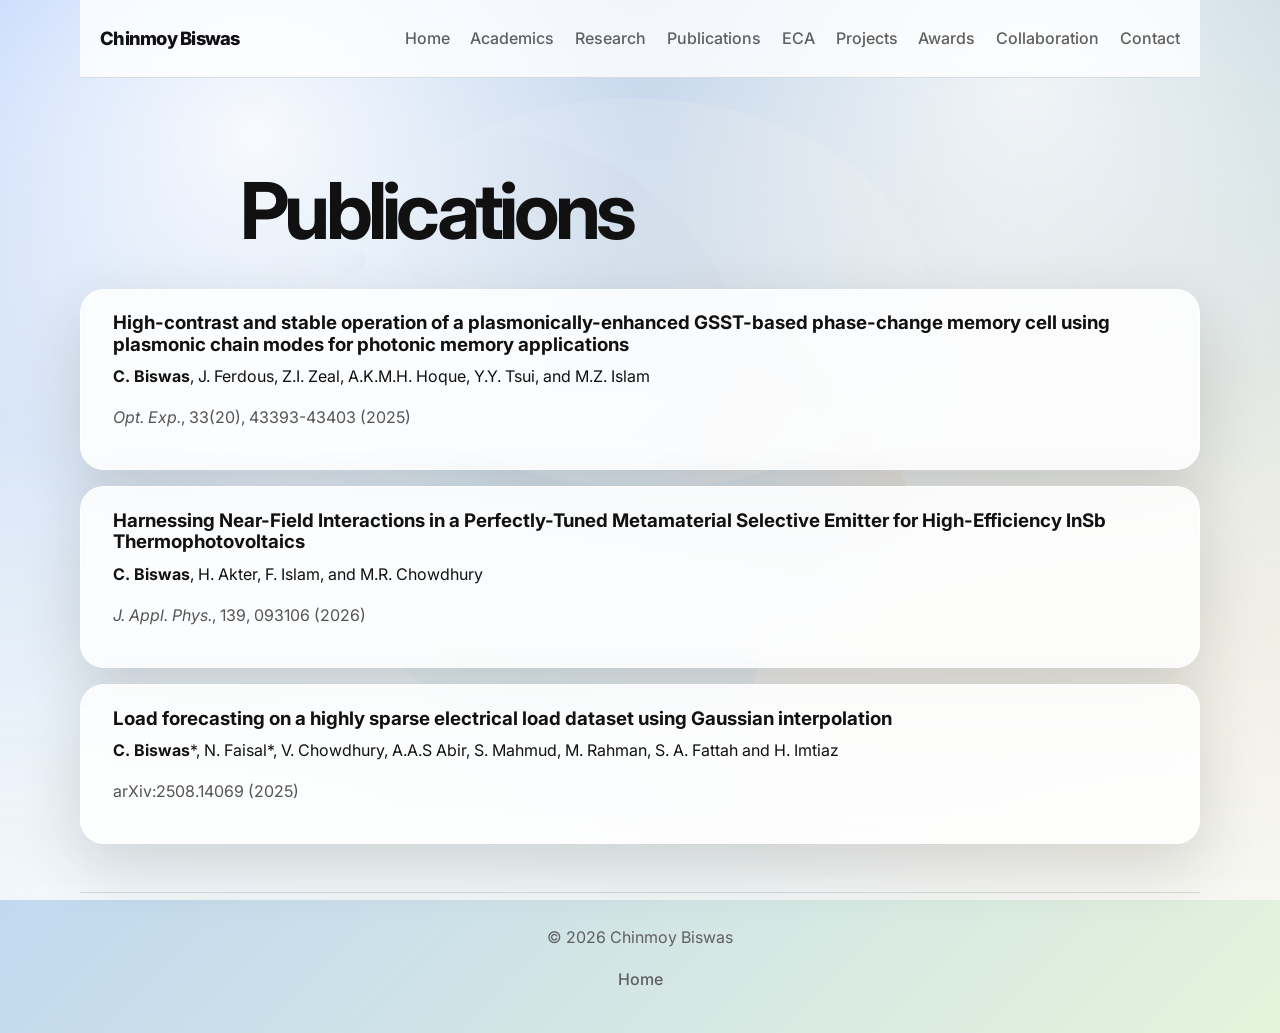
<file: publications.html>
<!DOCTYPE html>
<html lang="en">
<head>
  <meta charset="UTF-8" />
  <meta name="viewport" content="width=device-width, initial-scale=1.0" />
  <title>Publications | Chinmoy Biswas</title>
  <link rel="preconnect" href="https://fonts.googleapis.com" />
  <link rel="preconnect" href="https://fonts.gstatic.com" crossorigin />
  <link href="https://fonts.googleapis.com/css2?family=Inter:wght@400;500;600;700;800&display=swap" rel="stylesheet" />
  <link rel="stylesheet" href="styles.css" />
</head>
<body>
  <nav class="navbar page-nav">
    <a class="brand" href="index.html">Chinmoy Biswas</a>
    <div class="nav-links">
      <a href="index.html">Home</a>
      <a href="about.html">Academics</a>
      <a href="research.html">Research</a>
      <a href="publications.html">Publications</a>
      <a href="experience.html">ECA</a>
      <a href="projects.html">Projects</a>
      <a href="awards.html">Awards</a>
      <a href="collaboration.html">Collaboration</a>
      <a href="contact.html">Contact</a>
    </div>
  </nav>
  <main class="page-main">
    <section class="section page-hero compact-hero">
      <div class="section-heading">
        <!-- <p class="section-label">Publications</p> -->
        <h1 class="page-title">Publications</h1>
        <!-- <p class="lead">Each publication card links directly to the publication webpage or journal page.</p> -->
      </div>

      <div class="publication-list toc-list">
        <a class="publication-link-card" href="https://opg.optica.org/oe/fulltext.cfm?uri=oe-33-20-43393&id=581901" target="_blank" rel="noreferrer">
          <h3>High-contrast and stable operation of a plasmonically-enhanced GSST-based phase-change memory cell using plasmonic chain modes for photonic memory applications</h3>
          <p><b>C. Biswas</b>, J. Ferdous, Z.I. Zeal, A.K.M.H. Hoque, Y.Y. Tsui, and M.Z. Islam</p>
          <p class="muted"><i>Opt. Exp.</i>, 33(20), 43393-43403 (2025)</p>
          <!-- <p class="muted">Open publication webpage →</p> -->
        </a>
        <a class="publication-link-card" href="https://pubs.aip.org/aip/jap/article/139/9/093106/3381979" target="_blank" rel="noreferrer">
          <h3>Harnessing Near-Field Interactions in a Perfectly-Tuned Metamaterial Selective Emitter for High-Efficiency InSb Thermophotovoltaics</h3>
          <p><b>C. Biswas</b>, H. Akter, F. Islam, and M.R. Chowdhury</p>
          <p class="muted"><i>J. Appl. Phys.</i>, 139, 093106 (2026)</p>
        </a>
        <a class="publication-link-card" href="https://arxiv.org/abs/2508.14069" target="_blank" rel="noreferrer">
          <h3>Load forecasting on a highly sparse electrical load dataset using Gaussian interpolation</h3>
          <p><b>C. Biswas</b>*, N. Faisal*, V. Chowdhury, A.A.S Abir, S. Mahmud, M. Rahman, S. A. Fattah and H. Imtiaz</p>
          <p class="muted">	arXiv:2508.14069 (2025)</p>
        </a>
      </div>
    </section>
  </main>
  <footer class="footer">
    <p>© 2026 Chinmoy Biswas</p>
    <a href="index.html">Home</a>
  </footer>
</body>
</html>
</file>
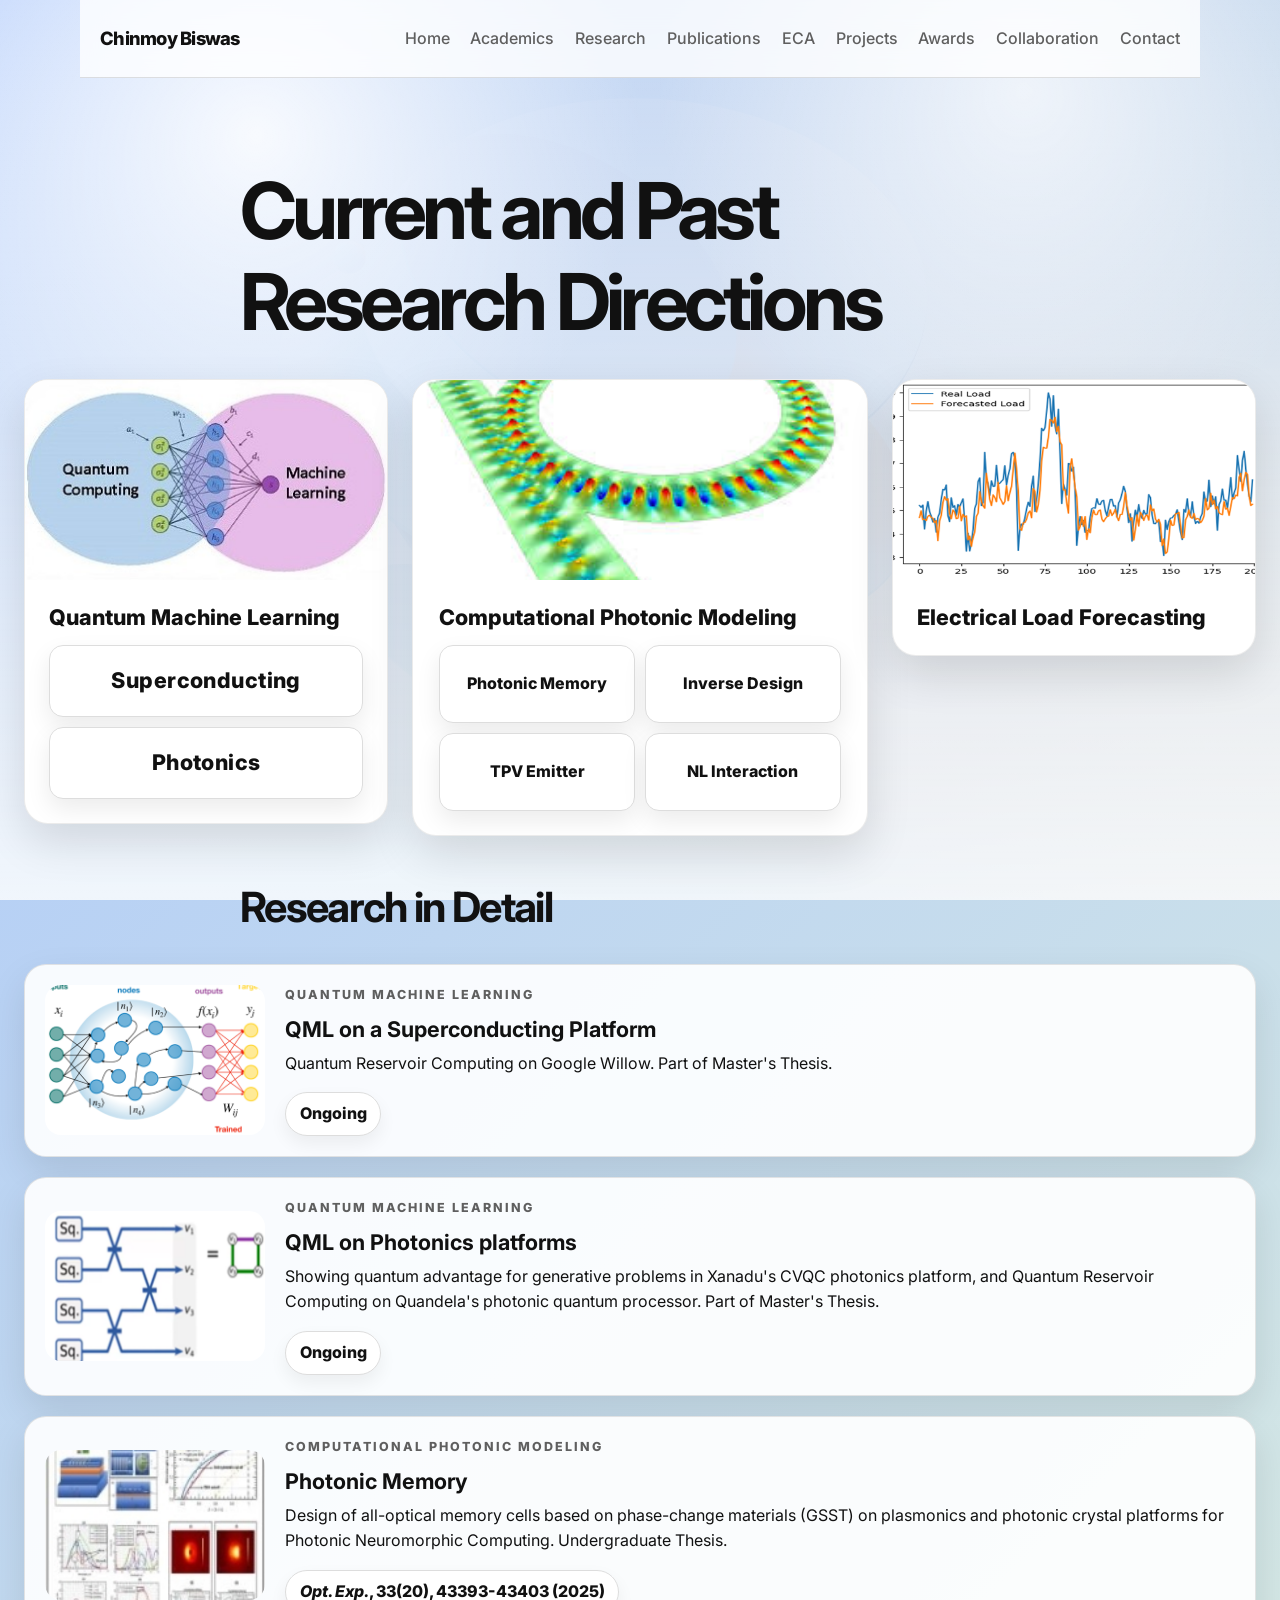
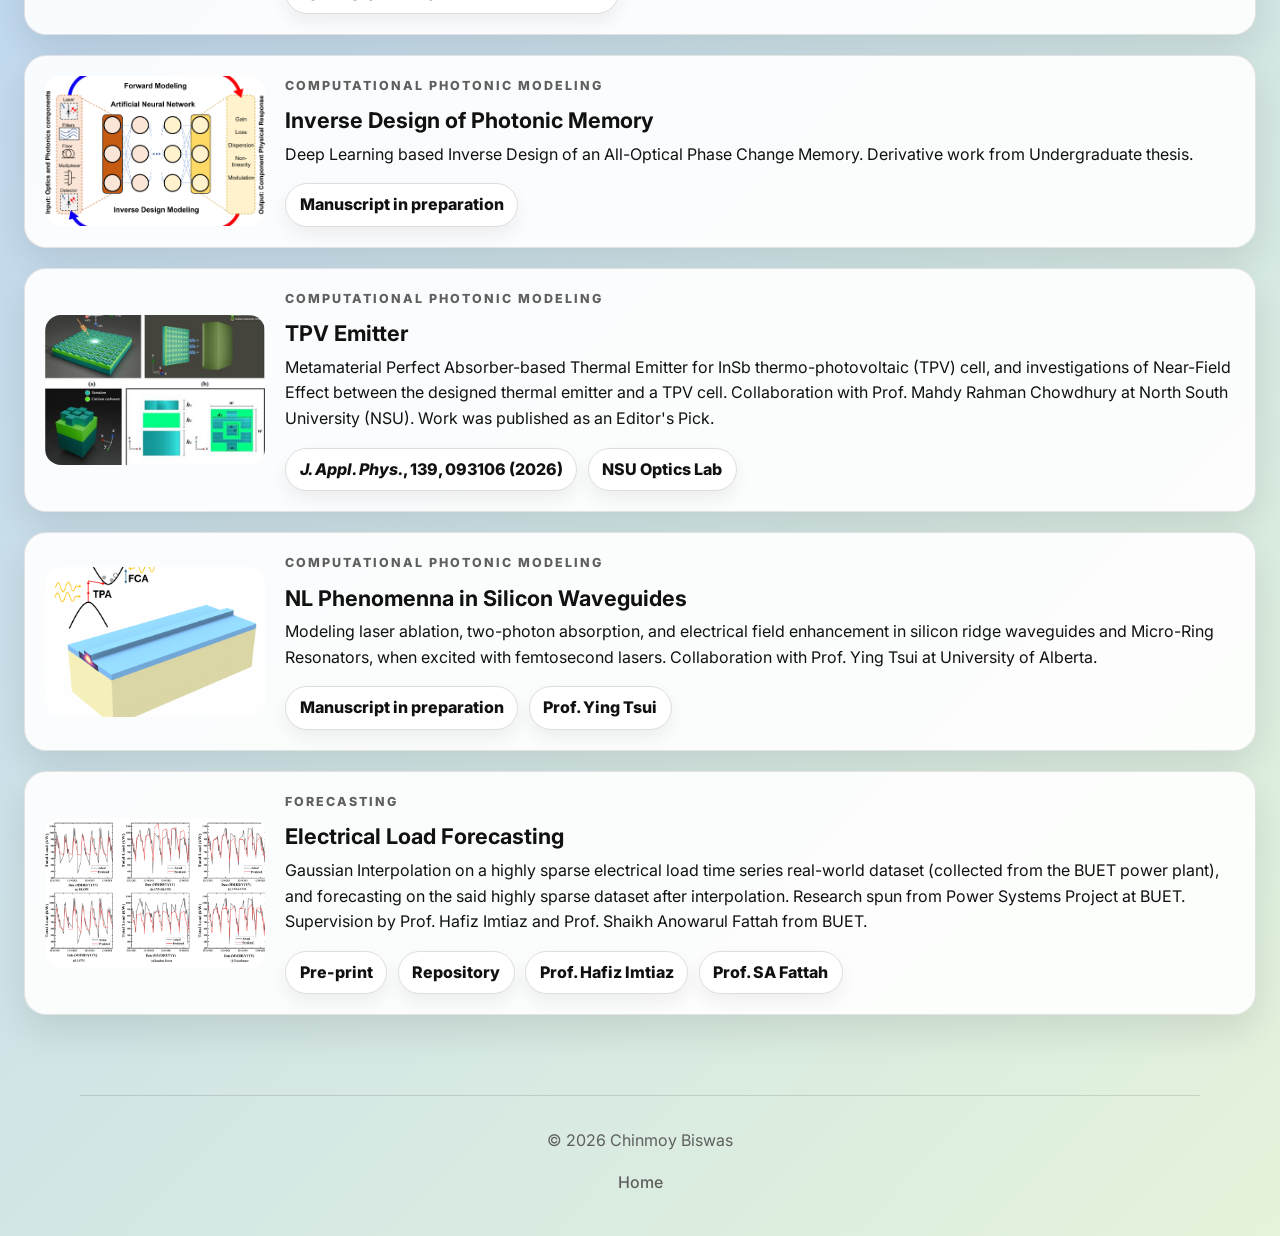
<file: research.html>
<!DOCTYPE html>
<html lang="en">
<head>
  <meta charset="UTF-8" />
  <meta name="viewport" content="width=device-width, initial-scale=1.0" />
  <title>Research | Chinmoy Biswas</title>
  <link rel="preconnect" href="https://fonts.googleapis.com" />
  <link rel="preconnect" href="https://fonts.gstatic.com" crossorigin />
  <link href="https://fonts.googleapis.com/css2?family=Inter:wght@400;500;600;700;800&display=swap" rel="stylesheet" />
  <link rel="stylesheet" href="styles.css" />
</head>
<body>
  <nav class="navbar page-nav">
    <a class="brand" href="index.html">Chinmoy Biswas</a>
    <div class="nav-links">
      <a href="index.html">Home</a>
      <a href="about.html">Academics</a>
      <a href="research.html">Research</a>
      <a href="publications.html">Publications</a>
      <a href="experience.html">ECA</a>
      <a href="projects.html">Projects</a>
      <a href="awards.html">Awards</a>
      <a href="collaboration.html">Collaboration</a>
      <a href="contact.html">Contact</a>
    </div>
  </nav>

  <main class="page-main">
    <section class="section page-hero compact-hero">
      <div class="section-heading">
        <!-- <p class="section-label">Research</p> -->
        <h1 class="page-title">Current and Past Research Directions</h1>
      </div>

      <div class="card-grid research-grid">
        <article class="feature-card research-card-wide">
          <img src="docs/img_qml.jpg" alt="Quantum computing visualization" />
          <div class="card-body">
            <h3>Quantum Machine Learning</h3>
            
            <div class="research-subcards">
              <a class="research-subcard" href="#detail-dvqc" aria-label="View DVQC research details">
                <h4>Superconducting</h4>
                
              </a>
              <a class="research-subcard" href="#detail-cvqc" aria-label="View CVQC research details">
                <h4>Photonics</h4>
                
              </a>
            </div>
          </div>
        </article>

        <article class="feature-card research-card-wide">
          <img src="docs/img_comsol.jpg" alt="Photonics and optics research" />
          <div class="card-body">
            <h3>Computational Photonic Modeling</h3>
            
            <div class="research-subcards photonic-subcards">
              <a class="research-subcard" href="#detail-photonic-memory" aria-label="View Photonic Memory research details">
                <h4>Photonic Memory</h4>
                
              </a>
              <a class="research-subcard" href="#detail-inverse-design" aria-label="View Inverse Design research details">
                <h4>Inverse Design</h4>
                
              </a>
              <a class="research-subcard" href="#detail-tpv-emitter" aria-label="View TPV Emitter research details">
                <h4>TPV Emitter</h4>
                
              </a>
              <a class="research-subcard" href="#detail-nl-interaction" aria-label="View NL Interaction research details">
                <h4>NL Interaction</h4>
                
              </a>
            </div>
          </div>
        </article>

        <a class="feature-card research-detail-link-card" href="#detail-elf" aria-label="View Electrical Load Forecasting research details">
          <img src="docs/img_lf2.png" alt="Data and forecasting research" />
          <div class="card-body">
            <h3>Electrical Load Forecasting</h3>
          </div>
        </a>
      </div>
    </section>

    <section class="section research-detail-section" aria-labelledby="research-detail-title">
      <div class="section-heading">
        <!-- <p class="section-label">Research Details</p> -->
        <h2 id="research-detail-title">Research in Detail</h2>
      </div>

      <div class="research-detail-grid">
        <article class="research-detail-box" id="detail-dvqc">
          <img src="docs/img_qrc.png" alt="DVQC research visual" />
          <div>
            <p class="section-label">Quantum Machine Learning</p>
            <h3>QML on a Superconducting Platform</h3>
            <p>Quantum Reservoir Computing on Google Willow. Part of Master's Thesis.</p>
            <div class="research-detail-links">
              <a aria-label="DVQC paper link placeholder">Ongoing</a>
              <!-- <a href="#" aria-label="DVQC code link placeholder">Code</a>
              <a href="#" aria-label="DVQC notes link placeholder">Notes</a> -->
            </div>
          </div>
        </article>

        <article class="research-detail-box" id="detail-cvqc">
          <img src="docs/img_cvqc.png" alt="CVQC research visual" />
          <div>
            <p class="section-label">Quantum Machine Learning</p>
            <h3>QML on Photonics platforms</h3>
            <p>Showing quantum advantage for generative problems in Xanadu's CVQC photonics platform, and Quantum Reservoir Computing on Quandela's photonic quantum processor. Part of Master's Thesis.</p>
            <div class="research-detail-links">
              <a aria-label="CVQC paper link placeholder">Ongoing</a>
              <!-- <a href="#" aria-label="CVQC code link placeholder">Code</a>
              <a href="#" aria-label="CVQC notes link placeholder">Notes</a> -->
            </div>
          </div>
        </article>

        <article class="research-detail-box" id="detail-photonic-memory">
          <img src="docs/img_pm.jpg" alt="Photonic memory research visual" />
          <div>
            <p class="section-label">Computational Photonic Modeling</p>
            <h3>Photonic Memory</h3>
            <p>Design of all-optical memory cells based on phase-change materials (GSST) on plasmonics and photonic crystal platforms for Photonic Neuromorphic Computing. Undergraduate Thesis.</p>
            <div class="research-detail-links">
              <a href="https://opg.optica.org/oe/fulltext.cfm?uri=oe-33-20-43393" aria-label="Photonic Memory paper link placeholder"><i>Opt. Exp.</i>, 33(20), 43393-43403 (2025)</a>
            </div>
          </div>
        </article>

        <article class="research-detail-box" id="detail-inverse-design">
          <img src="docs/img_id.png" alt="Inverse design research visual" />
          <div>
            <p class="section-label">Computational Photonic Modeling</p>
            <h3>Inverse Design of Photonic Memory</h3>
            <p>Deep Learning based Inverse Design of an All-Optical Phase Change Memory. Derivative work from Undergraduate thesis.</p>
            <div class="research-detail-links">
              <a aria-label="Inverse Design paper link placeholder">Manuscript in preparation</a>
            </div>
          </div>
        </article>

        <article class="research-detail-box" id="detail-tpv-emitter">
          <img src="docs/img_tpv.jpeg" alt="TPV emitter research visual" />
          <div>
            <p class="section-label">Computational Photonic Modeling</p>
            <h3>TPV Emitter</h3>
            <p>Metamaterial Perfect Absorber-based Thermal Emitter for InSb thermo-photovoltaic (TPV) cell, and investigations of Near-Field Effect between the designed thermal emitter and a TPV cell. Collaboration with Prof. Mahdy Rahman Chowdhury at North South University (NSU). Work was published as an Editor's Pick.</p>
            <div class="research-detail-links">
              <a href="https://pubs.aip.org/aip/jap/article/139/9/093106/3381979" aria-label="TPV Emitter paper link placeholder"><i>J. Appl. Phys.</i>, 139, 093106 (2026)</a>
              <a href="https://sites.google.com/view/nsuopticslab/home" aria-label="NSU Optics Lab">NSU Optics Lab</a>
            </div>
          </div>
        </article>

        <article class="research-detail-box" id="detail-nl-interaction">
          <img src="docs/img_nl.png" alt="Nonlinear interaction research visual" />
          <div>
            <p class="section-label">Computational Photonic Modeling</p>
            <h3>NL Phenomenna in Silicon Waveguides</h3>
            <p>Modeling laser ablation, two-photon absorption, and electrical field enhancement in silicon ridge waveguides and Micro-Ring Resonators, when excited with femtosecond lasers. Collaboration with Prof. Ying Tsui at University of Alberta.</p>
            <div class="research-detail-links">
              <a aria-label="NL Interaction paper link placeholder">Manuscript in preparation</a>
              <!-- <!-- <a href="#" aria-label="NL Interaction simulation link placeholder">Simulation</a> -->
              <a href="https://apps.ualberta.ca/directory/person/ytsui" aria-label="Prof Tsui">Prof. Ying Tsui</a>
            </div>
          </div>
        </article>

        <article class="research-detail-box" id="detail-elf">
          <img src="docs/img_lf.png" alt="Electrical load forecasting research visual" />
          <div>
            <p class="section-label">Forecasting</p>
            <h3>Electrical Load Forecasting</h3>
            <p>Gaussian Interpolation on a highly sparse electrical load time series real-world dataset (collected from the BUET power plant), and forecasting on the said highly sparse dataset after interpolation. Research spun from Power Systems Project at BUET. Supervision by Prof. Hafiz Imtiaz and Prof. Shaikh Anowarul Fattah from BUET.</p>
            <div class="research-detail-links">
              <a href="https://arxiv.org/abs/2508.14069" aria-label="Electrical Load Forecasting paper link placeholder">Pre-print</a>
              <a href="https://github.com/chinmoybiswasdeep/load-forecasting-using-parallel-LSTMs" aria-label="Electrical Load Forecasting repository link placeholder">Repository</a>
              <a href="https://hafizimtiaz.buet.ac.bd/" aria-label="Electrical Load Forecasting notes link placeholder">Prof. Hafiz Imtiaz</a>
              <a href="https://eee.buet.ac.bd/people/faculty/dsaf" aria-label="Electrical Load Forecasting notes link placeholder">Prof. SA Fattah</a>
            </div>
          </div>
        </article>
      </div>
    </section>
  </main>

  <footer class="footer">
    <p>© 2026 Chinmoy Biswas</p>
    <a href="index.html">Home</a>
  </footer>
</body>
</html>
</file>
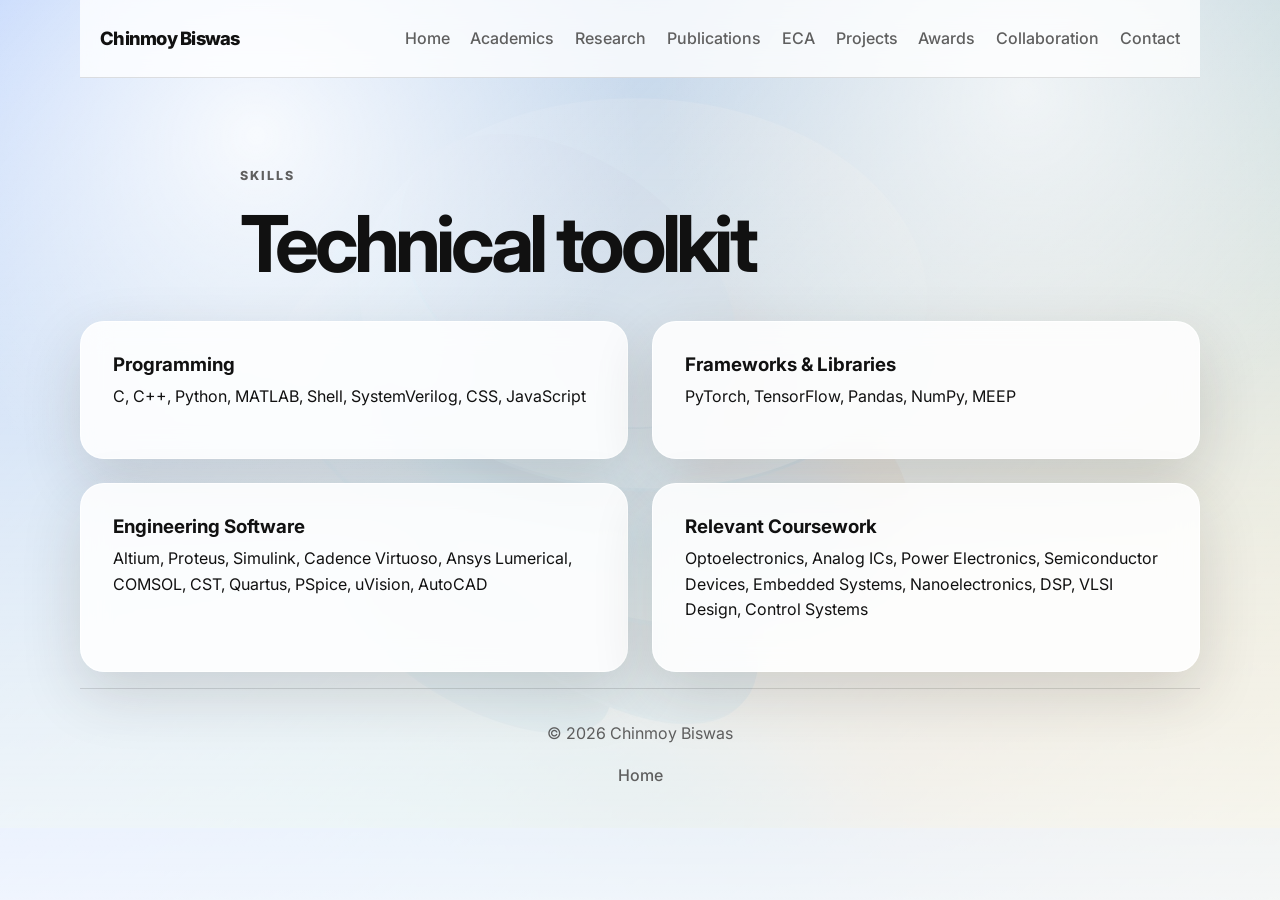
<file: skills.html>
<!DOCTYPE html>
<html lang="en">
<head>
  <meta charset="UTF-8" />
  <meta name="viewport" content="width=device-width, initial-scale=1.0" />
  <title>Skills | Chinmoy Biswas</title>
  <link rel="preconnect" href="https://fonts.googleapis.com" />
  <link rel="preconnect" href="https://fonts.gstatic.com" crossorigin />
  <link href="https://fonts.googleapis.com/css2?family=Inter:wght@400;500;600;700;800&display=swap" rel="stylesheet" />
  <link rel="stylesheet" href="styles.css" />
</head>
<body>
  <nav class="navbar page-nav">
    <a class="brand" href="index.html">Chinmoy Biswas</a>
    <div class="nav-links">
      <a href="index.html">Home</a>
      <a href="about.html">Academics</a>
      <a href="research.html">Research</a>
      <a href="publications.html">Publications</a>
      <a href="experience.html">ECA</a>
      <a href="projects.html">Projects</a>
      <a href="awards.html">Awards</a>
      <a href="collaboration.html">Collaboration</a>
      <a href="contact.html">Contact</a>
    </div>
  </nav>
  <main class="page-main">
    <section class="section page-hero compact-hero">
      <div class="section-heading">
        <p class="section-label">Skills</p>
        <h1 class="page-title">Technical toolkit</h1>
      </div>
      <div class="skills-grid">
        <div class="skill-group"><h3>Programming</h3><p>C, C++, Python, MATLAB, Shell, SystemVerilog, CSS, JavaScript</p></div>
        <div class="skill-group"><h3>Frameworks & Libraries</h3><p>PyTorch, TensorFlow, Pandas, NumPy, MEEP</p></div>
        <div class="skill-group"><h3>Engineering Software</h3><p>Altium, Proteus, Simulink, Cadence Virtuoso, Ansys Lumerical, COMSOL, CST, Quartus, PSpice, uVision, AutoCAD</p></div>
        <div class="skill-group"><h3>Relevant Coursework</h3><p>Optoelectronics, Analog ICs, Power Electronics, Semiconductor Devices, Embedded Systems, Nanoelectronics, DSP, VLSI Design, Control Systems</p></div>
      </div>
    </section>
  </main>
  <footer class="footer">
    <p>© 2026 Chinmoy Biswas</p>
    <a href="index.html">Home</a>
  </footer>
</body>
</html>
</file>
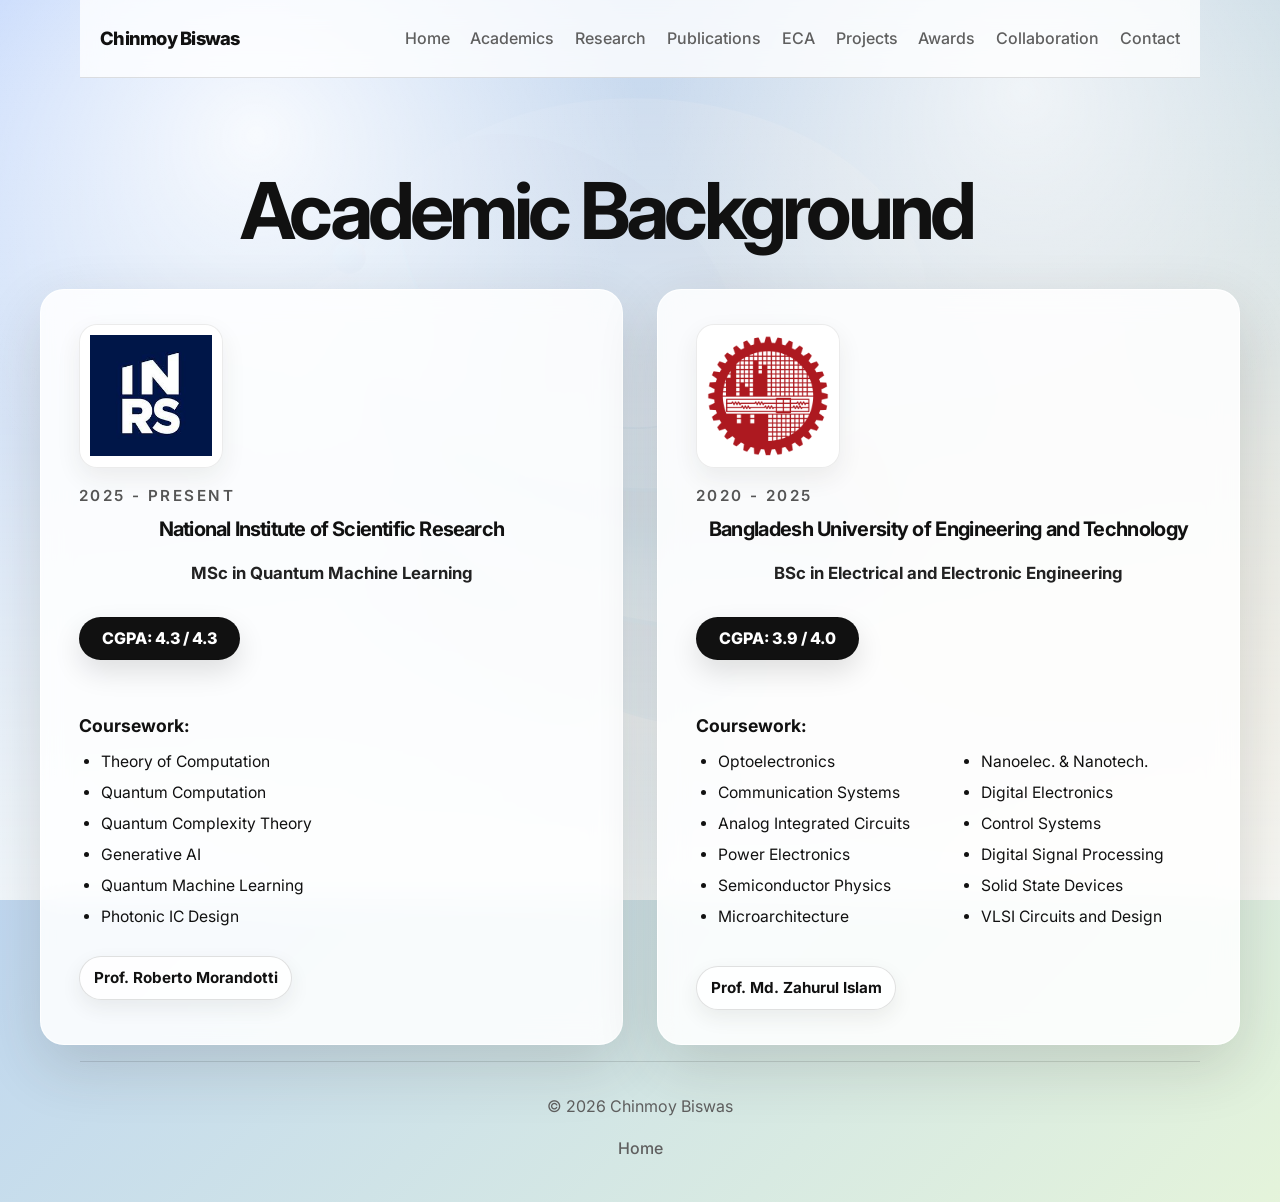
<file: src/about.html>
<!DOCTYPE html>
<html lang="en">
<head>
  <meta charset="UTF-8" />
  <meta name="viewport" content="width=device-width, initial-scale=1.0" />
  <title>Academics | Chinmoy Biswas</title>
  <link rel="preconnect" href="https://fonts.googleapis.com" />
  <link rel="preconnect" href="https://fonts.gstatic.com" crossorigin />
  <link href="https://fonts.googleapis.com/css2?family=Inter:wght@400;500;600;700;800&display=swap" rel="stylesheet" />
  <link rel="stylesheet" href="styles.css" />
</head>
<body>
  <nav class="navbar page-nav">
    <a class="brand" href="index.html">Chinmoy Biswas</a>
    <div class="nav-links">
      <a href="index.html">Home</a>
      <a href="about.html">Academics</a>
      <a href="research.html">Research</a>
      <a href="publications.html">Publications</a>
      <a href="experience.html">ECA</a>
      <a href="projects.html">Projects</a>
      <a href="awards.html">Awards</a>
      <a href="collaboration.html">Collaboration</a>
      <a href="contact.html">Contact</a>
    </div>
  </nav>
  <main class="page-main">
    <section class="section page-hero compact-hero">
      <div class="section-heading">
        <h1 class="page-title">Academic Background</h1>
      </div>

      <div class="academics-grid">
        <article class="academic-card">
          <div class="institution-logo-wrap">
            <a href="https://inrs.ca/en/" target="_blank" rel="noreferrer"><img src="../docs/inrs-logo.jpg" alt="INRS logo" /></a>
          </div>
          <div class="academic-card-content">
            <p class="section-label">2025 - Present</p>
            <a href="https://inrs.ca/en/" target="_blank" rel="noreferrer"><h2>National Institute of Scientific Research</h2></a>
            <p><strong>MSc in Quantum Machine Learning</strong></p>
            <p class="academic-cgpa">CGPA: 4.3 / 4.3</p>
            <div class="coursework-block">
              <h3>Coursework:</h3>
              <ul>
                <li>Theory of Computation</li>
                <li>Quantum Computation</li>
                <li>Quantum Complexity Theory</li>
                <li>Generative AI</li>
                <li>Quantum Machine Learning</li>
                <li>Photonic IC Design</li>
              </ul>
            </div>
            <div class="academic-links">
              <a href="https://inrs.ca/en/research/professors/roberto-morandotti/" target="_blank" rel="noreferrer">Prof. Roberto Morandotti</a>
            </div>
          </div>
        </article>

        <article class="academic-card">
          <div class="institution-logo-wrap">
           <a href="https://www.buet.ac.bd/web/#/" target="_blank" rel="noreferrer"> <img src="../docs/buet-logo.png" alt="BUET logo" /></a>
          </div>
          <div class="academic-card-content">
            <p class="section-label">2020 - 2025</p>
            <a href="https://www.buet.ac.bd/web/#/" target="_blank" rel="noreferrer"><h2 class="long-institution-name">Bangladesh University of Engineering and Technology</h2></a>
            <p><strong>BSc in Electrical and Electronic Engineering</strong></p>
            <p class="academic-cgpa">CGPA: 3.9 / 4.0</p>
            <div class="coursework-block">
              <h3>Coursework:</h3>
              <ul class="coursework-columns">
                <li>Optoelectronics</li>
                <li>Communication Systems</li>
                <li>Analog Integrated Circuits</li>
                <li>Power Electronics</li>
                <li>Semiconductor Physics</li>
                <li>Microarchitecture</li>
                <li>Nanoelec. & Nanotech.</li>
                <li>Digital Electronics</li>
                <li>Control Systems</li>
                <li>Digital Signal Processing</li>
                <li>Solid State Devices</li>
                <li>VLSI Circuits and Design</li>
              </ul>
            </div>
            <div class="academic-links">
              <a href="https://mdzahurulislam.buet.ac.bd/" target="_blank" rel="noreferrer">Prof. Md. Zahurul Islam</a>
            </div>
          </div>
        </article>
      </div>
    </section>
  </main>
  <footer class="footer">
    <p>© 2026 Chinmoy Biswas</p>
    <a href="index.html">Home</a>
  </footer>
</body>
</html>
</file>
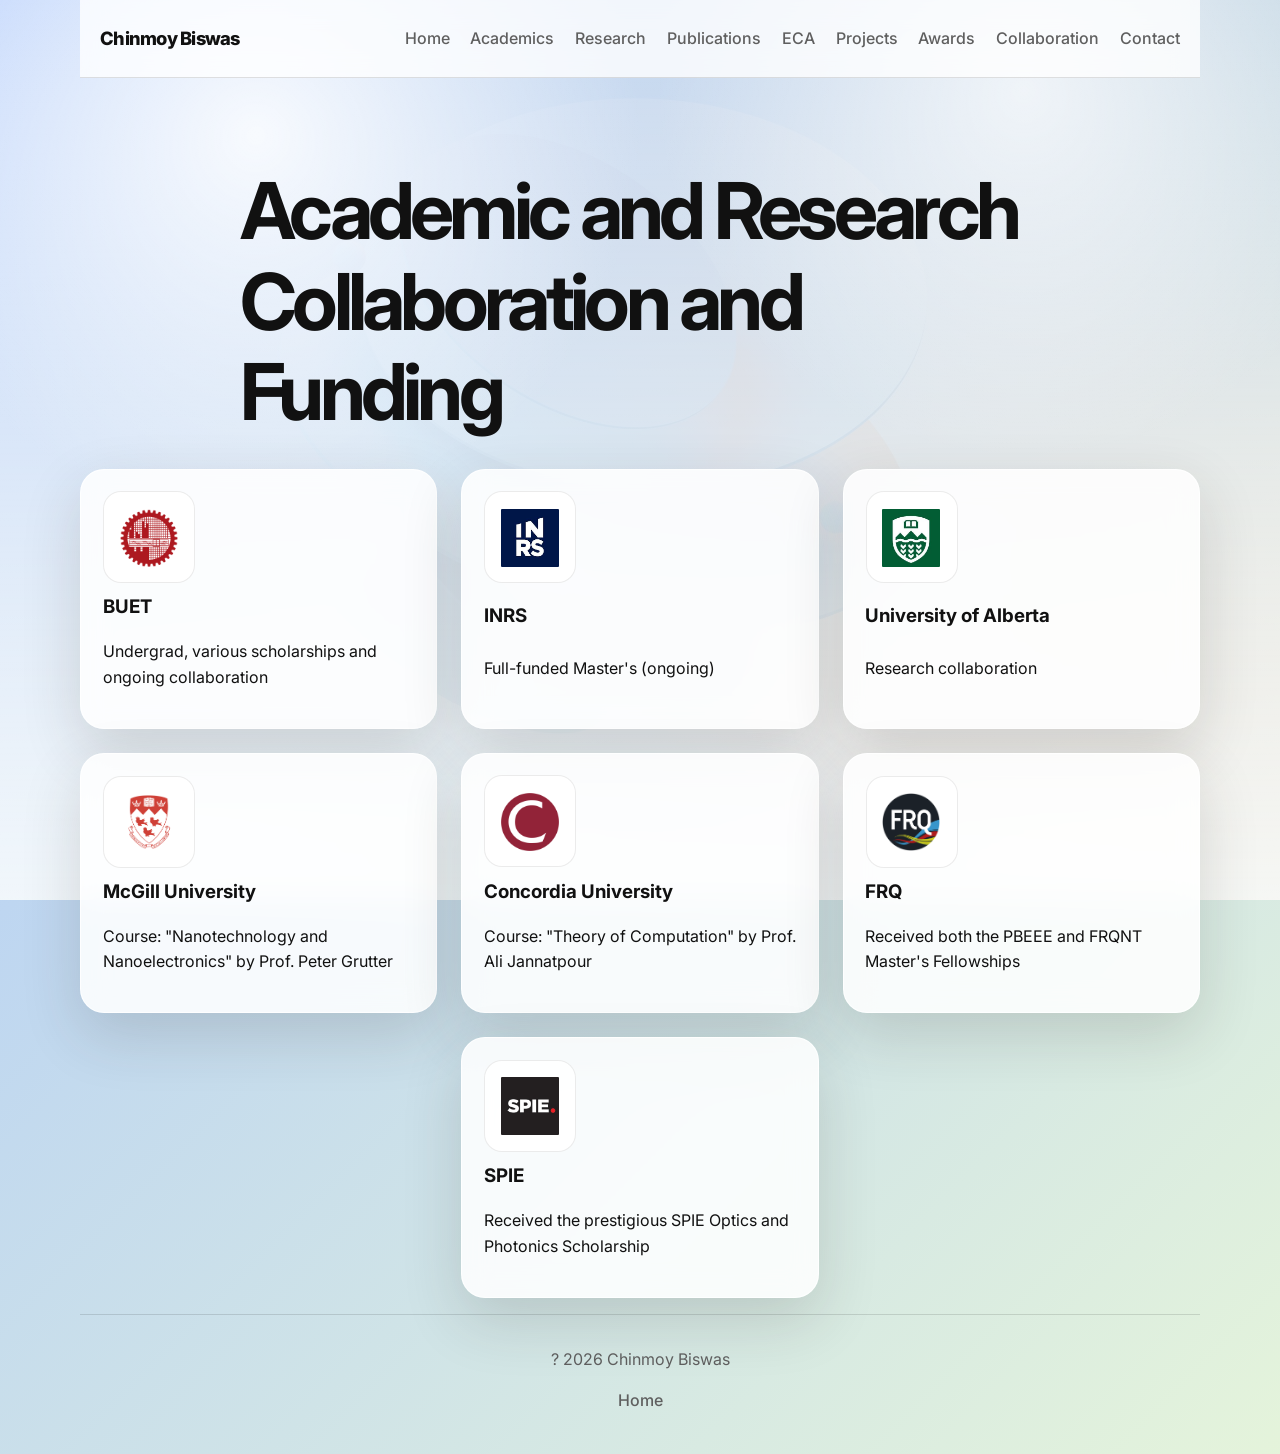
<file: src/collaboration.html>
<!DOCTYPE html>
<html lang="en">
<head>
  <meta charset="UTF-8" />
  <meta name="viewport" content="width=device-width, initial-scale=1.0" />
  <title>Collaboration | Chinmoy Biswas</title>
  <link rel="preconnect" href="https://fonts.googleapis.com" />
  <link rel="preconnect" href="https://fonts.gstatic.com" crossorigin />
  <link href="https://fonts.googleapis.com/css2?family=Inter:wght@400;500;600;700;800&display=swap" rel="stylesheet" />
  <link rel="stylesheet" href="styles.css" />
</head>
<body>
  <nav class="navbar page-nav">
    <a class="brand" href="index.html">Chinmoy Biswas</a>
    <div class="nav-links">
      <a href="index.html">Home</a>
      <a href="about.html">Academics</a>
      <a href="research.html">Research</a>
      <a href="publications.html">Publications</a>
      <a href="experience.html">ECA</a>
      <a href="projects.html">Projects</a>
      <a href="awards.html">Awards</a>
      <a href="collaboration.html">Collaboration</a>
      <a href="contact.html">Contact</a>
    </div>
  </nav>
  <main class="page-main">
    <section class="section page-hero compact-hero">
      <div class="section-heading">
        <!-- <p class="section-label">Collaboration</p> -->
        <h1 class="page-title">Academic and Research Collaboration and Funding</h1>
        <!-- <p class="lead">Institutions and organizations connected to my academic, research, and collaborative work.</p> -->
      </div>

      <div class="collaboration-grid">
        <a class="collaboration-card" href="https://www.buet.ac.bd/web/#/" target="_blank" rel="noreferrer">
          <img src="../docs/buet-logo.png" alt="BUET logo" />
          <h3>BUET</h3>
          <p>Undergrad, various scholarships and ongoing collaboration</p>
        </a>
        <a class="collaboration-card" href="https://inrs.ca/en/" target="_blank" rel="noreferrer">
          <img src="../docs/inrs-logo.jpg" alt="INRS logo" />
          <h3>INRS</h3>
          <p>Full-funded Master's (ongoing)</p>
        </a>
        <a class="collaboration-card" href="https://www.ualberta.ca/en/index.html" target="_blank" rel="noreferrer">
          <img src="../docs/alberta-logo.jpg" alt="University of Alberta logo" />
          <h3>University of Alberta</h3>
          <p>Research collaboration</p>
        </a>
        <a class="collaboration-card" href="https://www.mcgill.ca/" target="_blank" rel="noreferrer">
          <img src="../docs/mcgill-logo.png" alt="McGill University logo" />
          <h3>McGill University</h3>
          <p>Course: "Nanotechnology and Nanoelectronics" by Prof. Peter Grutter</p>
        </a>
        <a class="collaboration-card" href="https://www.concordia.ca/" target="_blank" rel="noreferrer">
          <img src="../docs/concordia-logo.png" alt="Concordia University logo" />
          <h3>Concordia University</h3>
          <p>Course: "Theory of Computation" by Prof. Ali Jannatpour</p>
        </a>
        <a class="collaboration-card" href="https://frq.gouv.qc.ca/en/" target="_blank" rel="noreferrer">
          <img src="../docs/frq-logo.png" alt="FRQ logo" />
          <h3>FRQ</h3>
          <p>Received both the PBEEE and FRQNT Master's Fellowships</p>
        </a>
        <a class="collaboration-card" href="https://spie.org/" target="_blank" rel="noreferrer">
          <img src="../docs/spie-logo.jpg" alt="Spie logo" />
          <h3>SPIE</h3>
          <p>Received the prestigious SPIE Optics and Photonics Scholarship</p>
        </a>
      </div>
    </section>
  </main>
  <footer class="footer">
    <p>? 2026 Chinmoy Biswas</p>
    <a href="index.html">Home</a>
  </footer>
</body>
</html>
</file>
<file: styles.css>
:root {
  --bg: #f8f6f1;
  --bg-soft: rgba(255, 255, 255, 0.72);
  --surface: rgba(255, 255, 255, 0.86);
  --text: #111111;
  --text-dark: #111111;
  --muted: #5f5f5f;
  --muted-dark: #555555;
  --accent: #1f2937;
  --accent-strong: #000000;
  --border: rgba(0, 0, 0, 0.12);
  --card-border: rgba(255, 255, 255, 0.82);
  --shadow: 0 22px 60px rgba(50, 45, 35, 0.16);
  --max-width: 1120px;
}

* { box-sizing: border-box; }
html { scroll-behavior: smooth; }

body {
  margin: 0;
  font-family: "Inter", sans-serif;
  background:
    linear-gradient(135deg, rgba(169, 198, 252, 0.979), rgba(197, 230, 176, 0.459)),
    url("../docs/background_image_1.jpg") center / cover fixed no-repeat;
  color: var(--text);
  line-height: 1.6;
}

body::before {
  content: "";
  position: fixed;
  inset: 0;
  z-index: -1;
  pointer-events: none;
  background:
    radial-gradient(circle at 20% 15%, rgba(255, 255, 255, 0.86), transparent 30%),
    radial-gradient(circle at 80% 10%, rgba(255, 255, 255, 0.7), transparent 28%),
    linear-gradient(180deg, rgba(255, 255, 255, 0.28), rgba(255, 255, 255, 0.82));
}

a { color: inherit; text-decoration: none; }
a:hover { color: var(--accent-strong); }
img { display: block; width: 100%; }
p { margin-top: 0; }

.section-progress {
  position: fixed;
  right: 1.2rem;
  top: 50%;
  transform: translateY(-50%);
  z-index: 20;
  display: grid;
  gap: 0.75rem;
}

.progress-dot {
  width: 10px;
  height: 10px;
  border-radius: 50%;
  border: 1px solid var(--accent);
  background: #ffffff;
  transition: transform 0.2s ease, background 0.2s ease;
}

.progress-dot:hover { transform: scale(1.4); background: var(--accent); }

.navbar,
.profile-section,
.content-section,
.footer,
.section > * {
  max-width: var(--max-width);
  margin: 0 auto;
}

.navbar {
  display: flex;
  align-items: center;
  justify-content: space-between;
  gap: 1rem;
  padding: 1.5rem 1.25rem;
}

.site-nav,
.page-nav {
  position: sticky;
  top: 0;
  z-index: 15;
  background: rgba(255, 255, 255, 0.78);
  border-bottom: 1px solid var(--border);
  backdrop-filter: blur(12px);
}

.page-nav { margin-top: 0; }
.brand,
.logo { font-weight: 800; letter-spacing: -0.04em; font-size: 1.15rem; }

.nav-links {
  display: flex;
  align-items: center;
  justify-content: flex-end;
  gap: 1.3rem;
  flex-wrap: wrap;
}

.nav-links a,
.footer a { color: var(--muted); font-weight: 500; transition: color 0.2s ease; }
.nav-links a:hover,
.footer a:hover,
.hero-card a:hover { color: var(--text); }

.profile-section,
.content-section,
.section,
.footer,
.hero { padding-left: 1.5rem; padding-right: 1.5rem; }

.profile-section {
  min-height: calc(100vh - 82px);
  display: grid;
  align-content: center;
  gap: 3rem;
  padding-top: 3.5rem;
  padding-bottom: 4rem;
}

.profile-intro,
.content-section > .title,
.content-section > .section__text__p1,
.contact-section { text-align: center; }

.section__text__p1,
.section-label,
.eyebrow,
.meta,
.small-note,
.publication-status,
.timeline-date { color: var(--muted); }

.muted { color: var(--muted-dark); }

.section__text__p1,
.section-label,
.eyebrow,
.publication-status,
.timeline-date {
  text-transform: uppercase;
  letter-spacing: 0.16em;
  font-size: 0.78rem;
  font-weight: 800;
}

.title,
h1,
h2,
h3 { line-height: 1.15; margin-top: 0; }
.title,
h1 { font-size: clamp(2.5rem, 7vw, 4.9rem); letter-spacing: -0.06em; margin-bottom: 0.8rem; }
h2 { font-size: clamp(1.6rem, 4vw, 2.6rem); margin-bottom: 1rem; letter-spacing: -0.04em; }
h3 { margin-bottom: 0.55rem; }

.section__text__p2 {
  color: #2c2c2c;
  font-size: clamp(1.05rem, 2vw, 1.35rem);
  margin-bottom: 1.4rem;
}

.lead { font-size: 1.08rem; max-width: 68ch; color: #343434; }
.centered-text { margin-left: auto; margin-right: auto; text-align: center; }

.profile-actions,
.hero-actions,
.contact-links,
.social-links,
.inline-links {
  display: flex;
  flex-wrap: wrap;
  justify-content: center;
  gap: 0.8rem;
}

.profile-actions,
.hero-actions,
.contact-links { margin: 1.5rem 0; }

.button,
.social-link,
.inline-links a {
  display: inline-flex;
  align-items: center;
  justify-content: center;
  border-radius: 999px;
  border: 1px solid var(--border);
  font-weight: 700;
  transition: transform 0.2s ease, border-color 0.2s ease, background 0.2s ease, color 0.2s ease;
}

.button { padding: 0.85rem 1.25rem; }
.social-link,
.inline-links a { padding: 0.55rem 0.85rem; background: rgba(255, 255, 255, 0.9); color: var(--text-dark); }

.button:hover,
.social-link:hover,
.inline-links a:hover,
.summary-card:hover,
.link-card:hover,
.publication-link-card:hover { transform: translateY(-2px); }

.button.primary { background: var(--accent-strong); color: #ffffff; border-color: var(--accent-strong); }
.button.secondary { background: rgba(255, 255, 255, 0.92); color: var(--text-dark); }

.about-me-box,
.hero-card,
.info-panel,
.timeline-item,
.publication-list article,
.project-card,
.skill-group,
.awards-list > div,
.feature-card,
.summary-card,
.clean-timeline article,
.interest-grid,
.contact-info-upper-container,
.academic-card,
.collaboration-card {
  background: var(--surface);
  border: 1px solid var(--card-border);
  box-shadow: var(--shadow);
  border-radius: 24px;
  color: var(--text-dark);
  backdrop-filter: blur(14px);
}

.about-me-box .section-label,
.hero-card .section-label,
.info-panel .section-label,
.timeline-item .section-label,
.publication-list article .section-label,
.project-card .section-label,
.skill-group .section-label,
.awards-list > div .section-label,
.feature-card .section-label,
.summary-card .section-label,
.clean-timeline article .section-label,
.interest-grid .section-label,
.contact-info-upper-container .section-label,
.experience-card .section-label {
  color: var(--muted-dark);
}

.academics-grid,
.collaboration-grid {
  display: grid;
  gap: 1.5rem;
}

.academics-grid {
  grid-template-columns: repeat(2, minmax(0, 1fr));
}

.academic-card {
  display: grid;
  grid-template-columns: 120px 1fr;
  gap: 1.4rem;
  padding: 1.5rem;
  align-items: start;
}

.academic-card-content {
  display: grid;
  justify-items: center;
  text-align: center;
}

.academic-card h2 {
  min-height: 3.4rem;
}

.long-institution-name {
  font-size: clamp(1.5rem, 1.8vw, 2.15rem);
  letter-spacing: -0.035em;
}

.institution-logo-wrap,
.collaboration-card img {
  background: rgba(255, 255, 255, 0.88);
  border: 1px solid rgba(0, 0, 0, 0.08);
  border-radius: 18px;
}

.institution-logo-wrap {
  display: grid;
  place-items: center;
  min-height: 120px;
  padding: 1rem;
}

.institution-logo-wrap img {
  max-height: 582px;
  object-fit: contain;
}

.academic-cgpa {
  display: inline-flex;
  padding: 0.55rem 0.75rem;
  border-radius: 999px;
  background: #111111;
  color: #ffffff;
  font-weight: 800;
}

.academic-links {
  display: flex;
  flex-wrap: wrap;
  justify-content: center;
  gap: 0.7rem;
  margin-top: 1rem;
}

.academic-links a {
  display: inline-flex;
  padding: 0.55rem 0.75rem;
  border-radius: 999px;
  border: 1px solid rgba(0, 0, 0, 0.12);
  background: rgba(255, 255, 255, 0.82);
  font-weight: 700;
}

.coursework-block {
  display: grid;
  justify-items: left;
  width: 100%;
  margin-top: 0.1rem;
  text-align: center;
}

.coursework-block ul {
  display: inline-block;
  width: fit-content;
  max-width: 100%;
  margin: 0.4rem auto 0;
  padding-left: 1.2rem;
  text-align: left;
}

.coursework-columns {
  columns: 2;
  column-gap: 1.8rem;
}

.collaboration-grid {
  grid-template-columns: repeat(3, minmax(0, 1fr));
}

.collaboration-grid .collaboration-card:last-child {
  grid-column: 2;
}

.collaboration-card {
  display: grid;
  gap: 0.8rem;
  padding: 1.35rem;
  transition: transform 0.2s ease, box-shadow 0.2s ease, border-color 0.2s ease;
}

.collaboration-card:hover {
  transform: translateY(-4px);
  border-color: rgba(0, 0, 0, 0.16);
  box-shadow: 0 24px 58px rgba(50, 45, 35, 0.2);
}

.collaboration-card img {
  width: 92px;
  height: 92px;
  padding: 1rem;
  object-fit: contain;
}

.research-subcards {
  display: grid;
  grid-template-columns: repeat(2, minmax(0, 1fr));
  gap: 0.85rem;
  margin: 1.2rem 0;
}

.research-subcard {
  padding: 0.5em;
  border: 1px solid rgba(0, 0, 0, 0.1);
  border-radius: 18px;
  background: rgba(255, 255, 255, 0.82);
  box-shadow: 0 10px 24px rgba(50, 45, 35, 0.08);
}

.research-subcard h4 {
  margin: 0 0 0.45rem;
  font-size: 1rem;
  line-height: 1.2;
}

.research-subcard p {
  margin: 0;
  font-size: 0.94rem;
  color: #333;
}

.about-me-box { overflow: hidden; }

.box-container {
  display: grid;
  grid-template-columns: 0.85fr 1.45fr;
  min-height: 360px;
}

.image-side { min-height: 320px; background: var(--bg-soft); }

.academic-portrait {
  display: grid;
  place-items: center;
  padding: 2rem;
  color: #ffffff;
  background: radial-gradient(circle at top left, rgba(255,255,255,0.28), transparent 34%), linear-gradient(135deg, #111111, #4b5563);
}

.academic-portrait div { display: grid; gap: 0.5rem; text-align: center; }
.academic-portrait span { font-size: 1rem; letter-spacing: 0.25em; text-transform: uppercase; }
.academic-portrait strong { font-size: clamp(2rem, 5vw, 3.4rem); letter-spacing: -0.06em; }
.academic-portrait small { color: rgba(255, 255, 255, 0.78); }

.profile-photo-panel {
  min-height: 360px;
  background: #f1f1f1;
}

.profile-photo-panel img {
  width: 100%;
  height: 100%;
  min-height: 360px;
  object-fit: cover;
  object-position: center;
}

.text-side,
.hero-card,
.info-panel,
.timeline-item,
.project-card,
.skill-group,
.awards-list > div,
.publication-list article,
.card-body,
.summary-card,
.clean-timeline article { padding: 2.0rem; }

.content-section,
.section { padding-top: 5rem; padding-bottom: 5rem; }
.left-title { text-align: left; }

.interest-grid {
  display: grid;
  grid-template-columns: repeat(3, minmax(0, 1fr));
  gap: 1rem 1.25rem;
  padding: 1.5rem;
}

.interest-grid article { display: flex; align-items: center; gap: 0.85rem; padding: 0.8rem; }
.interest-grid span {
  display: inline-grid;
  place-items: center;
  flex: 0 0 28px;
  width: 28px;
  height: 28px;
  border-radius: 50%;
  color: #ffffff;
  background: var(--text-dark);
  font-weight: 800;
}
.interest-grid h3 { margin: 0; font-size: 1rem; }

.split-section { display: grid; grid-template-columns: 0.62fr 1.38fr; gap: 2rem; align-items: start; }
.clean-timeline,
.summary-cards,
.publication-list,
.timeline,
.detail-stack,
.experience-grid { display: grid; gap: 1rem; }
.clean-timeline article { display: grid; grid-template-columns: 150px 1fr; gap: 1.25rem; }
.home-publications article { padding: 1.35rem 1.5rem; }
.home-publications h3 { font-size: 1.08rem; }
.section-cta { margin-top: 1.5rem; text-align: center; }

.summary-card { display: block; transition: transform 0.2s ease, border-color 0.2s ease, box-shadow 0.2s ease; }
.summary-card:hover,
.link-card:hover,
.publication-link-card:hover { border-color: #999999; box-shadow: 0 18px 36px rgba(0, 0, 0, 0.08); }

.news-container {
  max-width: 880px;
  margin: 0 auto;
  border: 1px solid rgba(255, 255, 255, 0.86);
  border-radius: 24px;
  overflow: hidden;
  box-shadow: var(--shadow);
  backdrop-filter: blur(14px);
}

.news-item {
  display: grid;
  grid-template-columns: 130px 1fr;
  gap: 1rem;
  padding: 1rem 1.2rem;
  background: rgba(255, 255, 255, 0.84);
  color: var(--text-dark);
  border-bottom: 1px solid rgba(0, 0, 0, 0.08);
}
.news-item:last-child { border-bottom: 0; }
.news-date { color: var(--muted-dark); font-weight: 800; }

.contact-info-upper-container {
  display: grid;
  grid-template-columns: repeat(3, minmax(0, 1fr));
  gap: 1rem;
  padding: 1rem;
  max-width: 920px;
  margin: 2rem auto 0;
}
.contact-info-container { padding: 1rem; }
.contact-info-container p { margin-bottom: 0; }

.footer {
  display: grid;
  gap: 1rem;
  justify-items: center;
  text-align: center;
  border-top: 1px solid var(--border);
  padding-top: 2rem;
  padding-bottom: 2.5rem;
}

.footer-nav { display: flex; flex-wrap: wrap; justify-content: center; gap: 1rem; }
.footer p { margin: 0; color: var(--muted); }

/* Existing detail-page support */
.page-main { padding-top: 0.5rem; }
.hero { min-height: 84vh; padding-top: 1.25rem; padding-bottom: 4rem; }
.hero-content {
  max-width: var(--max-width);
  margin: 0 auto;
  display: grid;
  grid-template-columns: 1.5fr 0.9fr;
  gap: 2rem;
  align-items: center;
  padding-top: 5rem;
}
.hero-card dl { margin: 0; }
.hero-card dl div { padding: 0.9rem 0; border-bottom: 1px solid var(--border); }
.hero-card dl div:last-child { border-bottom: none; }
.hero-card dt { font-size: 0.85rem; color: var(--muted-dark); }
.hero-card dd { margin: 0.35rem 0 0; font-weight: 600; }
.section-heading { max-width: 800px; margin-bottom: 2rem; }
.page-hero { padding-bottom: 1rem; }
.compact-hero { min-height: auto; }
.page-title { max-width: 16ch; }
.two-column { display: grid; grid-template-columns: 1.5fr 0.9fr; gap: 1.5rem; }
.card-grid,
.projects-grid,
.skills-grid,
.awards-list { display: grid; gap: 1.5rem; }
.card-grid,
.projects-grid { grid-template-columns: repeat(3, minmax(0, 1fr)); }
.skills-grid,
.awards-list { grid-template-columns: repeat(2, minmax(0, 1fr)); }
.awards-list { align-items: start; }
.feature-card,
.project-card { overflow: hidden; }
.link-card,
.publication-link-card { transition: transform 0.2s ease, border-color 0.2s ease, box-shadow 0.2s ease; }
.feature-card img,
.project-card img { aspect-ratio: 16 / 9; object-fit: cover; }
.publication-link-card {
  display: block;
  padding: 1.4rem 1.4rem 1.4rem 2rem;
  background: var(--surface);
  border: 1px solid var(--card-border);
  box-shadow: var(--shadow);
  border-radius: 24px;
  color: var(--text-dark);
  backdrop-filter: blur(14px);
}
.toc-list { margin-bottom: 2rem; }
.experience-card {
  display: grid;
  grid-template-columns: 0.92fr 1.08fr;
  gap: 0;
  background: var(--surface);
  border: 1px solid var(--border);
  border-radius: 22px;
  overflow: hidden;
  box-shadow: var(--shadow);
}
.experience-card img { width: 100%; height: 100%; min-height: 280px; object-fit: cover; }
.experience-card ul,
.project-card ul,
.awards-list ul,
.info-panel ul { margin: 1rem 0 0; padding-left: 1.1rem; }
.article-detail,
[id^="proj-"],
[id^="pub-"] { scroll-margin-top: 6rem; }

.achievement-stack {
  display: grid;
  gap: 0.85rem;
  margin-top: 1rem;
}

.achievement-card {
  display: grid;
  gap: 0.25rem;
  padding: 1rem;
  border: 1px solid rgba(0, 0, 0, 0.1);
  border-radius: 16px;
  background: rgba(255, 255, 255, 0.86);
  transition: transform 0.2s ease, border-color 0.2s ease, box-shadow 0.2s ease;
}

.achievement-card:hover {
  transform: translateY(-2px);
  border-color: #999999;
  box-shadow: 0 12px 28px rgba(0, 0, 0, 0.06);
}

.achievement-card span {
  color: var(--muted-dark);
  font-size: 0.94rem;
}

@media (max-width: 960px) {
  .section-progress { display: none; }
  .navbar,
  .site-nav,
  .page-nav { align-items: flex-start; flex-direction: column; }
  .box-container,
  .split-section,
  .academics-grid,
  .academic-card,
  .collaboration-grid,
  .hero-content,
  .two-column,
  .card-grid,
  .projects-grid,
  .skills-grid,
  .awards-list,
  .experience-card,
  .contact-info-upper-container,
  .interest-grid { grid-template-columns: 1fr; }
  .clean-timeline article,
  .news-item { grid-template-columns: 1fr; }
  .collaboration-grid .collaboration-card:last-child { grid-column: auto; }
  .profile-section { min-height: auto; }
  .hero-content { padding-top: 3rem; }
  h1,
  .page-title { max-width: 100%; }
}

@media (max-width: 640px) {
  .profile-section,
  .content-section,
  .section,
  .hero,
  .footer { padding-left: 1rem; padding-right: 1rem; }
  .nav-links { gap: 0.8rem; }
  .button,
  .profile-actions a,
  .hero-highlights li { width: 100%; }
  .profile-actions,
  .hero-actions,
  .contact-links { flex-direction: column; }
}

/* Academics page custom layout */
.academics-grid {
  display: grid;
  grid-template-columns: repeat(2, 1fr);
  gap: 34px;
  max-width: 1200px;
  margin: 0 auto;
}

.academic-card {
  position: relative;
  display: block;
  min-height: 520px;
  padding: 34px 38px;
  border: 1px solid var(--card-border);
  border-radius: 24px;
  background: var(--surface);
  box-sizing: border-box;
  color: #111;
  box-shadow: var(--shadow);
  backdrop-filter: blur(14px);
}

.institution-logo-wrap {
  width: 144px;
  height: 144px;
  min-height: 0;
  margin-bottom: 16px;
  padding: 0.65rem;
  border: 1px solid rgba(0, 0, 0, 0.08);
  border-radius: 18px;
  background: rgba(255, 255, 255, 0.88);
  box-shadow: 0 10px 24px rgba(50, 45, 35, 0.08);
}

.institution-logo-wrap img {
  width: 100%;
  height: 100%;
  max-height: none;
  object-fit: contain;
  display: block;
}

.academic-card-content {
  display: block;
  text-align: left;
}

.academic-card .section-label {
  margin: 0 0 8px;
  font-size: 0.95rem;
  font-weight: 600;
  color: #555;
}

.academic-card h2 {
  min-height: 0;
  margin: 8px 0 18px;
  font-size: 1.25rem;
  font-weight: 700;
  line-height: 1.3;
  color: #111;
  text-align: center;
}

.academic-card a {
  color: inherit;
  text-decoration: none;
}

.academic-card a:hover {
  text-decoration: underline;
}

.academic-card p {
  margin: 8px 0;
  font-size: 1rem;
  color: #222;
}

.academic-card p strong {
  display: block;
  text-align: center;
  font-size: 1.05rem;
}

.academic-cgpa {
  width: fit-content;
  margin: 22px auto 28px !important;
  padding: 8px 22px;
  border: 1px solid rgba(0, 0, 0, 0.12);
  border-radius: 999px;
  background: #111111;
  color: #ffffff !important;
  font-weight: 800;
  text-align: center;
  box-shadow: 0 12px 28px rgba(0, 0, 0, 0.12);
}

.coursework-block {
  display: block;
  margin-top: 28px;
  text-align: left;
}

.coursework-block h3 {
  margin: 0 0 14px;
  font-size: 1.1rem;
  font-weight: 700;
  color: #111;
}

.coursework-block ul {
  display: block;
  width: auto;
  max-width: none;
  margin: 0;
  padding-left: 22px;
  text-align: left;
}

.coursework-block li {
  margin-bottom: 10px;
  font-size: 0.98rem;
  line-height: 1.35;
}

.coursework-columns {
  columns: 2;
  column-gap: 42px;
}

.coursework-columns li {
  break-inside: avoid;
  page-break-inside: avoid;
}

.academic-links {
  display: block;
  margin-top: 28px;
  font-size: 0.95rem;
  font-weight: 600;
}

.academic-links a {
  color: #111;
  display: inline-flex;
  padding: 0.58rem 0.85rem;
  border: 1px solid rgba(0, 0, 0, 0.12);
  border-radius: 999px;
  background: rgba(255, 255, 255, 0.84);
  box-shadow: 0 8px 20px rgba(50, 45, 35, 0.08);
  transition: transform 0.2s ease, box-shadow 0.2s ease;
}

.academic-links a:hover {
  transform: translateY(-2px);
  text-decoration: none;
  box-shadow: 0 14px 28px rgba(50, 45, 35, 0.12);
}

.long-institution-name {
  font-size: 1.08rem;
}

@media (max-width: 900px) {
  .academics-grid {
    grid-template-columns: 1fr;
  }

  .coursework-columns {
    columns: 1;
  }

  .research-subcards {
    grid-template-columns: 1fr;
  }
}

/* Research page card layout */
.research-grid {
  display: grid;
  grid-template-columns: 1fr 1.25fr 1fr;
  gap: 24px;
  align-items: start;
  max-width: 1360px;
  margin: 0 auto;
}

.research-grid .feature-card {
  display: block;
  background: #ffffff;
  border-radius: 24px;
  overflow: hidden;
  min-height: auto;
  box-shadow: 0 18px 45px rgba(0, 0, 0, 0.12);
  border: 1px solid rgba(0, 0, 0, 0.08);
  transition: transform 0.2s ease, box-shadow 0.2s ease, border-color 0.2s ease;
}

.research-grid .feature-card:hover,
.research-grid .research-subcard:hover {
  transform: translateY(-3px);
  border-color: rgba(0, 0, 0, 0.18);
  box-shadow: 0 16px 32px rgba(0, 0, 0, 0.12);
}

.research-grid .feature-card img {
  width: 100%;
  height: 200px;
  object-fit: cover;
  display: block;
}

.research-grid .card-body {
  padding: 24px 26px;
}

.research-grid .card-body h3 {
  margin: 0 0 14px;
  font-size: 1.35rem;
  line-height: 1.25;
  font-weight: 800;
  color: #111;
}

.research-grid .feature-card:first-child .card-body,
.research-grid .feature-card:last-child .card-body {
  padding-left: 24px;
  padding-right: 24px;
}

.research-grid .feature-card:first-child .card-body h3,
.research-grid .feature-card:last-child .card-body h3 {
  white-space: nowrap;
}

.research-grid .card-body > :last-child {
  margin-bottom: 0;
}

.research-grid .research-subcards {
  display: grid;
  grid-template-columns: repeat(2, 1fr);
  gap: 10px;
  margin: 12px 0 0;
}

.research-grid .feature-card:first-child .research-subcards {
  grid-template-columns: 1fr;
}

.research-grid .feature-card:first-child .research-subcard {
  justify-content: center;
  text-align: center;
}

.research-grid .feature-card:first-child .research-subcard h4 {
  font-size: 1.35rem;
  letter-spacing: 0.02em;
}

.research-grid .photonic-subcards {
  align-items: stretch;
  grid-auto-rows: 1fr;
}

.research-grid .photonic-subcards .research-subcard {
  height: 100%;
  min-height: 78px;
  padding-top: 8px;
  padding-bottom: 8px;
  justify-content: center;
  text-align: center;
}

.research-grid .research-subcard {
  min-height: 72px;
  padding: 12px 14px;
  border-radius: 14px;
  background: #ffffff;
  border: 1px solid #dddddd;
  box-shadow: 0 10px 24px rgba(0, 0, 0, 0.08);
  display: flex;
  align-items: center;
  transition: transform 0.2s ease, box-shadow 0.2s ease, border-color 0.2s ease;
}

.research-grid .research-subcard h4 {
  margin: 0;
  font-size: 1rem;
  line-height: 1.2;
  font-weight: 800;
  color: #111;
}

.research-grid .research-subcard p {
  display: none;
}

.research-grid .inline-links {
  display: flex;
  flex-wrap: wrap;
  justify-content: center;
  gap: 12px 14px;
  margin: 18px 0 0;
}

.research-grid .inline-links a,
.research-grid .forecast-links a {
  display: inline-flex;
  align-items: center;
  justify-content: center;
  padding: 10px 18px;
  border: 1px solid #dddddd;
  border-radius: 999px;
  background: #ffffff;
  color: #111;
  font-size: 0.95rem;
  font-weight: 700;
  text-decoration: none;
  box-shadow: 0 8px 18px rgba(0, 0, 0, 0.06);
  transition: transform 0.2s ease, box-shadow 0.2s ease;
}

.research-grid .inline-links a:hover,
.research-grid .forecast-links a:hover {
  transform: translateY(-2px);
  box-shadow: 0 12px 24px rgba(0, 0, 0, 0.12);
}

.research-grid .forecast-links {
  display: flex;
  flex-direction: column;
  align-items: flex-start;
  gap: 12px;
  margin-top: 18px;
}

.research-grid .forecast-links a {
  border-radius: 14px;
}

.research-detail-section {
  padding-top: 2rem;
}

.research-detail-grid {
  display: grid;
  gap: 1.25rem;
  max-width: 1360px;
  margin: 0 auto;
}

.research-detail-box {
  display: grid;
  grid-template-columns: 220px 1fr;
  gap: 1.25rem;
  align-items: center;
  padding: 1.25rem;
  background: rgba(255, 255, 255, 0.9);
  border: 1px solid rgba(0, 0, 0, 0.1);
  border-radius: 22px;
  box-shadow: 0 16px 38px rgba(0, 0, 0, 0.1);
  scroll-margin-top: 7rem;
}

.research-detail-box img {
  width: 100%;
  height: 150px;
  object-fit: cover;
  border-radius: 16px;
}

.research-detail-box h3 {
  margin: 0 0 0.55rem;
  font-size: 1.35rem;
}

.research-detail-box p:last-of-type {
  margin-bottom: 0;
}

.research-detail-links {
  display: flex;
  flex-wrap: wrap;
  gap: 0.65rem;
  margin-top: 1rem;
}

.research-detail-links a {
  display: inline-flex;
  align-items: center;
  justify-content: center;
  padding: 0.5rem 0.85rem;
  border: 1px solid #dddddd;
  border-radius: 999px;
  background: #ffffff;
  font-weight: 800;
  box-shadow: 0 8px 18px rgba(0, 0, 0, 0.06);
}

.research-detail-links a[href="#"] {
  cursor: default;
}

@media (max-width: 1000px) {
  .research-grid {
    grid-template-columns: 1fr;
  }

  .research-grid .feature-card {
    min-height: auto;
  }

  .research-detail-box {
    grid-template-columns: 1fr;
  }
}

@media (max-width: 520px) {
  .research-grid .research-subcards {
    grid-template-columns: 1fr;
  }

  .research-grid .card-body {
    padding: 22px;
  }
}
</file>
<file: src/styles.css>
:root {
  --bg: #f8f6f1;
  --bg-soft: rgba(255, 255, 255, 0.72);
  --surface: rgba(255, 255, 255, 0.86);
  --text: #111111;
  --text-dark: #111111;
  --muted: #5f5f5f;
  --muted-dark: #555555;
  --accent: #1f2937;
  --accent-strong: #000000;
  --border: rgba(0, 0, 0, 0.12);
  --card-border: rgba(255, 255, 255, 0.82);
  --shadow: 0 22px 60px rgba(50, 45, 35, 0.16);
  --max-width: 1120px;
}

* { box-sizing: border-box; }
html { scroll-behavior: smooth; }

body {
  margin: 0;
  font-family: "Inter", sans-serif;
  background:
    linear-gradient(135deg, rgba(169, 198, 252, 0.979), rgba(197, 230, 176, 0.459)),
    url("../docs/background_image_1.jpg") center / cover fixed no-repeat;
  color: var(--text);
  line-height: 1.6;
}

body::before {
  content: "";
  position: fixed;
  inset: 0;
  z-index: -1;
  pointer-events: none;
  background:
    radial-gradient(circle at 20% 15%, rgba(255, 255, 255, 0.86), transparent 30%),
    radial-gradient(circle at 80% 10%, rgba(255, 255, 255, 0.7), transparent 28%),
    linear-gradient(180deg, rgba(255, 255, 255, 0.28), rgba(255, 255, 255, 0.82));
}

a { color: inherit; text-decoration: none; }
a:hover { color: var(--accent-strong); }
img { display: block; width: 100%; }
p { margin-top: 0; }

.section-progress {
  position: fixed;
  right: 1.2rem;
  top: 50%;
  transform: translateY(-50%);
  z-index: 20;
  display: grid;
  gap: 0.75rem;
}

.progress-dot {
  width: 10px;
  height: 10px;
  border-radius: 50%;
  border: 1px solid var(--accent);
  background: #ffffff;
  transition: transform 0.2s ease, background 0.2s ease;
}

.progress-dot:hover { transform: scale(1.4); background: var(--accent); }

.navbar,
.profile-section,
.content-section,
.footer,
.section > * {
  max-width: var(--max-width);
  margin: 0 auto;
}

.navbar {
  display: flex;
  align-items: center;
  justify-content: space-between;
  gap: 1rem;
  padding: 1.5rem 1.25rem;
}

.site-nav,
.page-nav {
  position: sticky;
  top: 0;
  z-index: 15;
  background: rgba(255, 255, 255, 0.78);
  border-bottom: 1px solid var(--border);
  backdrop-filter: blur(12px);
}

.page-nav { margin-top: 0; }
.brand,
.logo { font-weight: 800; letter-spacing: -0.04em; font-size: 1.15rem; }

.nav-links {
  display: flex;
  align-items: center;
  justify-content: flex-end;
  gap: 1.3rem;
  flex-wrap: wrap;
}

.nav-links a,
.footer a { color: var(--muted); font-weight: 500; transition: color 0.2s ease; }
.nav-links a:hover,
.footer a:hover,
.hero-card a:hover { color: var(--text); }

.profile-section,
.content-section,
.section,
.footer,
.hero { padding-left: 1.5rem; padding-right: 1.5rem; }

.profile-section {
  min-height: calc(100vh - 82px);
  display: grid;
  align-content: center;
  gap: 3rem;
  padding-top: 3.5rem;
  padding-bottom: 4rem;
}

.profile-intro,
.content-section > .title,
.content-section > .section__text__p1,
.contact-section { text-align: center; }

.section__text__p1,
.section-label,
.eyebrow,
.meta,
.small-note,
.publication-status,
.timeline-date { color: var(--muted); }

.muted { color: var(--muted-dark); }

.section__text__p1,
.section-label,
.eyebrow,
.publication-status,
.timeline-date {
  text-transform: uppercase;
  letter-spacing: 0.16em;
  font-size: 0.78rem;
  font-weight: 800;
}

.title,
h1,
h2,
h3 { line-height: 1.15; margin-top: 0; }
.title,
h1 { font-size: clamp(2.5rem, 7vw, 4.9rem); letter-spacing: -0.06em; margin-bottom: 0.8rem; }
h2 { font-size: clamp(1.6rem, 4vw, 2.6rem); margin-bottom: 1rem; letter-spacing: -0.04em; }
h3 { margin-bottom: 0.55rem; }

.section__text__p2 {
  color: #2c2c2c;
  font-size: clamp(1.05rem, 2vw, 1.35rem);
  margin-bottom: 1.4rem;
}

.lead { font-size: 1.08rem; max-width: 68ch; color: #343434; }
.centered-text { margin-left: auto; margin-right: auto; text-align: center; }

.profile-actions,
.hero-actions,
.contact-links,
.social-links,
.inline-links {
  display: flex;
  flex-wrap: wrap;
  justify-content: center;
  gap: 0.8rem;
}

.profile-actions,
.hero-actions,
.contact-links { margin: 1.5rem 0; }

.button,
.social-link,
.inline-links a {
  display: inline-flex;
  align-items: center;
  justify-content: center;
  border-radius: 999px;
  border: 1px solid var(--border);
  font-weight: 700;
  transition: transform 0.2s ease, border-color 0.2s ease, background 0.2s ease, color 0.2s ease;
}

.button { padding: 0.85rem 1.25rem; }
.social-link,
.inline-links a { padding: 0.55rem 0.85rem; background: rgba(255, 255, 255, 0.9); color: var(--text-dark); }

.button:hover,
.social-link:hover,
.inline-links a:hover,
.summary-card:hover,
.link-card:hover,
.publication-link-card:hover { transform: translateY(-2px); }

.button.primary { background: var(--accent-strong); color: #ffffff; border-color: var(--accent-strong); }
.button.secondary { background: rgba(255, 255, 255, 0.92); color: var(--text-dark); }

.about-me-box,
.hero-card,
.info-panel,
.timeline-item,
.publication-list article,
.project-card,
.skill-group,
.awards-list > div,
.feature-card,
.summary-card,
.clean-timeline article,
.interest-grid,
.contact-info-upper-container,
.academic-card,
.collaboration-card {
  background: var(--surface);
  border: 1px solid var(--card-border);
  box-shadow: var(--shadow);
  border-radius: 24px;
  color: var(--text-dark);
  backdrop-filter: blur(14px);
}

.about-me-box .section-label,
.hero-card .section-label,
.info-panel .section-label,
.timeline-item .section-label,
.publication-list article .section-label,
.project-card .section-label,
.skill-group .section-label,
.awards-list > div .section-label,
.feature-card .section-label,
.summary-card .section-label,
.clean-timeline article .section-label,
.interest-grid .section-label,
.contact-info-upper-container .section-label,
.experience-card .section-label {
  color: var(--muted-dark);
}

.academics-grid,
.collaboration-grid {
  display: grid;
  gap: 1.5rem;
}

.academics-grid {
  grid-template-columns: repeat(2, minmax(0, 1fr));
}

.academic-card {
  display: grid;
  grid-template-columns: 120px 1fr;
  gap: 1.4rem;
  padding: 1.5rem;
  align-items: start;
}

.academic-card-content {
  display: grid;
  justify-items: center;
  text-align: center;
}

.academic-card h2 {
  min-height: 3.4rem;
}

.long-institution-name {
  font-size: clamp(1.5rem, 1.8vw, 2.15rem);
  letter-spacing: -0.035em;
}

.institution-logo-wrap,
.collaboration-card img {
  background: rgba(255, 255, 255, 0.88);
  border: 1px solid rgba(0, 0, 0, 0.08);
  border-radius: 18px;
}

.institution-logo-wrap {
  display: grid;
  place-items: center;
  min-height: 120px;
  padding: 1rem;
}

.institution-logo-wrap img {
  max-height: 582px;
  object-fit: contain;
}

.academic-cgpa {
  display: inline-flex;
  padding: 0.55rem 0.75rem;
  border-radius: 999px;
  background: #111111;
  color: #ffffff;
  font-weight: 800;
}

.academic-links {
  display: flex;
  flex-wrap: wrap;
  justify-content: center;
  gap: 0.7rem;
  margin-top: 1rem;
}

.academic-links a {
  display: inline-flex;
  padding: 0.55rem 0.75rem;
  border-radius: 999px;
  border: 1px solid rgba(0, 0, 0, 0.12);
  background: rgba(255, 255, 255, 0.82);
  font-weight: 700;
}

.coursework-block {
  display: grid;
  justify-items: left;
  width: 100%;
  margin-top: 0.1rem;
  text-align: center;
}

.coursework-block ul {
  display: inline-block;
  width: fit-content;
  max-width: 100%;
  margin: 0.4rem auto 0;
  padding-left: 1.2rem;
  text-align: left;
}

.coursework-columns {
  columns: 2;
  column-gap: 1.8rem;
}

.collaboration-grid {
  grid-template-columns: repeat(3, minmax(0, 1fr));
}

.collaboration-grid .collaboration-card:last-child {
  grid-column: 2;
}

.collaboration-card {
  display: grid;
  gap: 0.8rem;
  padding: 1.35rem;
  transition: transform 0.2s ease, box-shadow 0.2s ease, border-color 0.2s ease;
}

.collaboration-card:hover {
  transform: translateY(-4px);
  border-color: rgba(0, 0, 0, 0.16);
  box-shadow: 0 24px 58px rgba(50, 45, 35, 0.2);
}

.collaboration-card img {
  width: 92px;
  height: 92px;
  padding: 1rem;
  object-fit: contain;
}

.research-subcards {
  display: grid;
  grid-template-columns: repeat(2, minmax(0, 1fr));
  gap: 0.85rem;
  margin: 1.2rem 0;
}

.research-subcard {
  padding: 0.5em;
  border: 1px solid rgba(0, 0, 0, 0.1);
  border-radius: 18px;
  background: rgba(255, 255, 255, 0.82);
  box-shadow: 0 10px 24px rgba(50, 45, 35, 0.08);
}

.research-subcard h4 {
  margin: 0 0 0.45rem;
  font-size: 1rem;
  line-height: 1.2;
}

.research-subcard p {
  margin: 0;
  font-size: 0.94rem;
  color: #333;
}

.about-me-box { overflow: hidden; }

.box-container {
  display: grid;
  grid-template-columns: 0.85fr 1.45fr;
  min-height: 360px;
}

.image-side { min-height: 320px; background: var(--bg-soft); }

.academic-portrait {
  display: grid;
  place-items: center;
  padding: 2rem;
  color: #ffffff;
  background: radial-gradient(circle at top left, rgba(255,255,255,0.28), transparent 34%), linear-gradient(135deg, #111111, #4b5563);
}

.academic-portrait div { display: grid; gap: 0.5rem; text-align: center; }
.academic-portrait span { font-size: 1rem; letter-spacing: 0.25em; text-transform: uppercase; }
.academic-portrait strong { font-size: clamp(2rem, 5vw, 3.4rem); letter-spacing: -0.06em; }
.academic-portrait small { color: rgba(255, 255, 255, 0.78); }

.profile-photo-panel {
  min-height: 360px;
  background: #f1f1f1;
}

.profile-photo-panel img {
  width: 100%;
  height: 100%;
  min-height: 360px;
  object-fit: cover;
  object-position: center;
}

.text-side,
.hero-card,
.info-panel,
.timeline-item,
.project-card,
.skill-group,
.awards-list > div,
.publication-list article,
.card-body,
.summary-card,
.clean-timeline article { padding: 2.0rem; }

.content-section,
.section { padding-top: 5rem; padding-bottom: 5rem; }
.left-title { text-align: left; }

.interest-grid {
  display: grid;
  grid-template-columns: repeat(3, minmax(0, 1fr));
  gap: 1rem 1.25rem;
  padding: 1.5rem;
}

.interest-grid article { display: flex; align-items: center; gap: 0.85rem; padding: 0.8rem; }
.interest-grid span {
  display: inline-grid;
  place-items: center;
  flex: 0 0 28px;
  width: 28px;
  height: 28px;
  border-radius: 50%;
  color: #ffffff;
  background: var(--text-dark);
  font-weight: 800;
}
.interest-grid h3 { margin: 0; font-size: 1rem; }

.split-section { display: grid; grid-template-columns: 0.62fr 1.38fr; gap: 2rem; align-items: start; }
.clean-timeline,
.summary-cards,
.publication-list,
.timeline,
.detail-stack,
.experience-grid { display: grid; gap: 1rem; }
.clean-timeline article { display: grid; grid-template-columns: 150px 1fr; gap: 1.25rem; }
.home-publications article { padding: 1.35rem 1.5rem; }
.home-publications h3 { font-size: 1.08rem; }
.section-cta { margin-top: 1.5rem; text-align: center; }

.summary-card { display: block; transition: transform 0.2s ease, border-color 0.2s ease, box-shadow 0.2s ease; }
.summary-card:hover,
.link-card:hover,
.publication-link-card:hover { border-color: #999999; box-shadow: 0 18px 36px rgba(0, 0, 0, 0.08); }

.news-container {
  max-width: 880px;
  margin: 0 auto;
  border: 1px solid rgba(255, 255, 255, 0.86);
  border-radius: 24px;
  overflow: hidden;
  box-shadow: var(--shadow);
  backdrop-filter: blur(14px);
}

.news-item {
  display: grid;
  grid-template-columns: 130px 1fr;
  gap: 1rem;
  padding: 1rem 1.2rem;
  background: rgba(255, 255, 255, 0.84);
  color: var(--text-dark);
  border-bottom: 1px solid rgba(0, 0, 0, 0.08);
}
.news-item:last-child { border-bottom: 0; }
.news-date { color: var(--muted-dark); font-weight: 800; }

.contact-info-upper-container {
  display: grid;
  grid-template-columns: repeat(3, minmax(0, 1fr));
  gap: 1rem;
  padding: 1rem;
  max-width: 920px;
  margin: 2rem auto 0;
}
.contact-info-container { padding: 1rem; }
.contact-info-container p { margin-bottom: 0; }

.footer {
  display: grid;
  gap: 1rem;
  justify-items: center;
  text-align: center;
  border-top: 1px solid var(--border);
  padding-top: 2rem;
  padding-bottom: 2.5rem;
}

.footer-nav { display: flex; flex-wrap: wrap; justify-content: center; gap: 1rem; }
.footer p { margin: 0; color: var(--muted); }

/* Existing detail-page support */
.page-main { padding-top: 0.5rem; }
.hero { min-height: 84vh; padding-top: 1.25rem; padding-bottom: 4rem; }
.hero-content {
  max-width: var(--max-width);
  margin: 0 auto;
  display: grid;
  grid-template-columns: 1.5fr 0.9fr;
  gap: 2rem;
  align-items: center;
  padding-top: 5rem;
}
.hero-card dl { margin: 0; }
.hero-card dl div { padding: 0.9rem 0; border-bottom: 1px solid var(--border); }
.hero-card dl div:last-child { border-bottom: none; }
.hero-card dt { font-size: 0.85rem; color: var(--muted-dark); }
.hero-card dd { margin: 0.35rem 0 0; font-weight: 600; }
.section-heading { max-width: 800px; margin-bottom: 2rem; }
.page-hero { padding-bottom: 1rem; }
.compact-hero { min-height: auto; }
.page-title { max-width: 16ch; }
.two-column { display: grid; grid-template-columns: 1.5fr 0.9fr; gap: 1.5rem; }
.card-grid,
.projects-grid,
.skills-grid,
.awards-list { display: grid; gap: 1.5rem; }
.card-grid,
.projects-grid { grid-template-columns: repeat(3, minmax(0, 1fr)); }
.skills-grid,
.awards-list { grid-template-columns: repeat(2, minmax(0, 1fr)); }
.awards-list { align-items: start; }
.feature-card,
.project-card { overflow: hidden; }
.link-card,
.publication-link-card { transition: transform 0.2s ease, border-color 0.2s ease, box-shadow 0.2s ease; }
.feature-card img,
.project-card img { aspect-ratio: 16 / 9; object-fit: cover; }
.publication-link-card {
  display: block;
  padding: 1.4rem 1.4rem 1.4rem 2rem;
  background: var(--surface);
  border: 1px solid var(--card-border);
  box-shadow: var(--shadow);
  border-radius: 24px;
  color: var(--text-dark);
  backdrop-filter: blur(14px);
}
.toc-list { margin-bottom: 2rem; }
.experience-card {
  display: grid;
  grid-template-columns: 0.92fr 1.08fr;
  gap: 0;
  background: var(--surface);
  border: 1px solid var(--border);
  border-radius: 22px;
  overflow: hidden;
  box-shadow: var(--shadow);
}
.experience-card img { width: 100%; height: 100%; min-height: 280px; object-fit: cover; }
.experience-card ul,
.project-card ul,
.awards-list ul,
.info-panel ul { margin: 1rem 0 0; padding-left: 1.1rem; }
.article-detail,
[id^="proj-"],
[id^="pub-"] { scroll-margin-top: 6rem; }

.achievement-stack {
  display: grid;
  gap: 0.85rem;
  margin-top: 1rem;
}

.achievement-card {
  display: grid;
  gap: 0.25rem;
  padding: 1rem;
  border: 1px solid rgba(0, 0, 0, 0.1);
  border-radius: 16px;
  background: rgba(255, 255, 255, 0.86);
  transition: transform 0.2s ease, border-color 0.2s ease, box-shadow 0.2s ease;
}

.achievement-card:hover {
  transform: translateY(-2px);
  border-color: #999999;
  box-shadow: 0 12px 28px rgba(0, 0, 0, 0.06);
}

.achievement-card span {
  color: var(--muted-dark);
  font-size: 0.94rem;
}

@media (max-width: 960px) {
  .section-progress { display: none; }
  .navbar,
  .site-nav,
  .page-nav { align-items: flex-start; flex-direction: column; }
  .box-container,
  .split-section,
  .academics-grid,
  .academic-card,
  .collaboration-grid,
  .hero-content,
  .two-column,
  .card-grid,
  .projects-grid,
  .skills-grid,
  .awards-list,
  .experience-card,
  .contact-info-upper-container,
  .interest-grid { grid-template-columns: 1fr; }
  .clean-timeline article,
  .news-item { grid-template-columns: 1fr; }
  .collaboration-grid .collaboration-card:last-child { grid-column: auto; }
  .profile-section { min-height: auto; }
  .hero-content { padding-top: 3rem; }
  h1,
  .page-title { max-width: 100%; }
}

@media (max-width: 640px) {
  .profile-section,
  .content-section,
  .section,
  .hero,
  .footer { padding-left: 1rem; padding-right: 1rem; }
  .nav-links { gap: 0.8rem; }
  .button,
  .profile-actions a,
  .hero-highlights li { width: 100%; }
  .profile-actions,
  .hero-actions,
  .contact-links { flex-direction: column; }
}

/* Academics page custom layout */
.academics-grid {
  display: grid;
  grid-template-columns: repeat(2, 1fr);
  gap: 34px;
  max-width: 1200px;
  margin: 0 auto;
}

.academic-card {
  position: relative;
  display: block;
  min-height: 520px;
  padding: 34px 38px;
  border: 1px solid var(--card-border);
  border-radius: 24px;
  background: var(--surface);
  box-sizing: border-box;
  color: #111;
  box-shadow: var(--shadow);
  backdrop-filter: blur(14px);
}

.institution-logo-wrap {
  width: 144px;
  height: 144px;
  min-height: 0;
  margin-bottom: 16px;
  padding: 0.65rem;
  border: 1px solid rgba(0, 0, 0, 0.08);
  border-radius: 18px;
  background: rgba(255, 255, 255, 0.88);
  box-shadow: 0 10px 24px rgba(50, 45, 35, 0.08);
}

.institution-logo-wrap img {
  width: 100%;
  height: 100%;
  max-height: none;
  object-fit: contain;
  display: block;
}

.academic-card-content {
  display: block;
  text-align: left;
}

.academic-card .section-label {
  margin: 0 0 8px;
  font-size: 0.95rem;
  font-weight: 600;
  color: #555;
}

.academic-card h2 {
  min-height: 0;
  margin: 8px 0 18px;
  font-size: 1.25rem;
  font-weight: 700;
  line-height: 1.3;
  color: #111;
  text-align: center;
}

.academic-card a {
  color: inherit;
  text-decoration: none;
}

.academic-card a:hover {
  text-decoration: underline;
}

.academic-card p {
  margin: 8px 0;
  font-size: 1rem;
  color: #222;
}

.academic-card p strong {
  display: block;
  text-align: center;
  font-size: 1.05rem;
}

.academic-cgpa {
  width: fit-content;
  margin: 22px auto 28px !important;
  padding: 8px 22px;
  border: 1px solid rgba(0, 0, 0, 0.12);
  border-radius: 999px;
  background: #111111;
  color: #ffffff !important;
  font-weight: 800;
  text-align: center;
  box-shadow: 0 12px 28px rgba(0, 0, 0, 0.12);
}

.coursework-block {
  display: block;
  margin-top: 28px;
  text-align: left;
}

.coursework-block h3 {
  margin: 0 0 14px;
  font-size: 1.1rem;
  font-weight: 700;
  color: #111;
}

.coursework-block ul {
  display: block;
  width: auto;
  max-width: none;
  margin: 0;
  padding-left: 22px;
  text-align: left;
}

.coursework-block li {
  margin-bottom: 10px;
  font-size: 0.98rem;
  line-height: 1.35;
}

.coursework-columns {
  columns: 2;
  column-gap: 42px;
}

.coursework-columns li {
  break-inside: avoid;
  page-break-inside: avoid;
}

.academic-links {
  display: block;
  margin-top: 28px;
  font-size: 0.95rem;
  font-weight: 600;
}

.academic-links a {
  color: #111;
  display: inline-flex;
  padding: 0.58rem 0.85rem;
  border: 1px solid rgba(0, 0, 0, 0.12);
  border-radius: 999px;
  background: rgba(255, 255, 255, 0.84);
  box-shadow: 0 8px 20px rgba(50, 45, 35, 0.08);
  transition: transform 0.2s ease, box-shadow 0.2s ease;
}

.academic-links a:hover {
  transform: translateY(-2px);
  text-decoration: none;
  box-shadow: 0 14px 28px rgba(50, 45, 35, 0.12);
}

.long-institution-name {
  font-size: 1.08rem;
}

@media (max-width: 900px) {
  .academics-grid {
    grid-template-columns: 1fr;
  }

  .coursework-columns {
    columns: 1;
  }

  .research-subcards {
    grid-template-columns: 1fr;
  }
}

/* Research page card layout */
.research-grid {
  display: grid;
  grid-template-columns: 1fr 1.25fr 1fr;
  gap: 24px;
  align-items: start;
  max-width: 1360px;
  margin: 0 auto;
}

.research-grid .feature-card {
  display: block;
  background: #ffffff;
  border-radius: 24px;
  overflow: hidden;
  min-height: auto;
  box-shadow: 0 18px 45px rgba(0, 0, 0, 0.12);
  border: 1px solid rgba(0, 0, 0, 0.08);
  transition: transform 0.2s ease, box-shadow 0.2s ease, border-color 0.2s ease;
}

.research-grid .feature-card:hover,
.research-grid .research-subcard:hover {
  transform: translateY(-3px);
  border-color: rgba(0, 0, 0, 0.18);
  box-shadow: 0 16px 32px rgba(0, 0, 0, 0.12);
}

.research-grid .feature-card img {
  width: 100%;
  height: 200px;
  object-fit: cover;
  display: block;
}

.research-grid .card-body {
  padding: 24px 26px;
}

.research-grid .card-body h3 {
  margin: 0 0 14px;
  font-size: 1.35rem;
  line-height: 1.25;
  font-weight: 800;
  color: #111;
}

.research-grid .feature-card:first-child .card-body,
.research-grid .feature-card:last-child .card-body {
  padding-left: 24px;
  padding-right: 24px;
}

.research-grid .feature-card:first-child .card-body h3,
.research-grid .feature-card:last-child .card-body h3 {
  white-space: nowrap;
}

.research-grid .card-body > :last-child {
  margin-bottom: 0;
}

.research-grid .research-subcards {
  display: grid;
  grid-template-columns: repeat(2, 1fr);
  gap: 10px;
  margin: 12px 0 0;
}

.research-grid .feature-card:first-child .research-subcards {
  grid-template-columns: 1fr;
}

.research-grid .feature-card:first-child .research-subcard {
  justify-content: center;
  text-align: center;
}

.research-grid .feature-card:first-child .research-subcard h4 {
  font-size: 1.35rem;
  letter-spacing: 0.02em;
}

.research-grid .photonic-subcards {
  align-items: stretch;
  grid-auto-rows: 1fr;
}

.research-grid .photonic-subcards .research-subcard {
  height: 100%;
  min-height: 78px;
  padding-top: 8px;
  padding-bottom: 8px;
  justify-content: center;
  text-align: center;
}

.research-grid .research-subcard {
  min-height: 72px;
  padding: 12px 14px;
  border-radius: 14px;
  background: #ffffff;
  border: 1px solid #dddddd;
  box-shadow: 0 10px 24px rgba(0, 0, 0, 0.08);
  display: flex;
  align-items: center;
  transition: transform 0.2s ease, box-shadow 0.2s ease, border-color 0.2s ease;
}

.research-grid .research-subcard h4 {
  margin: 0;
  font-size: 1rem;
  line-height: 1.2;
  font-weight: 800;
  color: #111;
}

.research-grid .research-subcard p {
  display: none;
}

.research-grid .inline-links {
  display: flex;
  flex-wrap: wrap;
  justify-content: center;
  gap: 12px 14px;
  margin: 18px 0 0;
}

.research-grid .inline-links a,
.research-grid .forecast-links a {
  display: inline-flex;
  align-items: center;
  justify-content: center;
  padding: 10px 18px;
  border: 1px solid #dddddd;
  border-radius: 999px;
  background: #ffffff;
  color: #111;
  font-size: 0.95rem;
  font-weight: 700;
  text-decoration: none;
  box-shadow: 0 8px 18px rgba(0, 0, 0, 0.06);
  transition: transform 0.2s ease, box-shadow 0.2s ease;
}

.research-grid .inline-links a:hover,
.research-grid .forecast-links a:hover {
  transform: translateY(-2px);
  box-shadow: 0 12px 24px rgba(0, 0, 0, 0.12);
}

.research-grid .forecast-links {
  display: flex;
  flex-direction: column;
  align-items: flex-start;
  gap: 12px;
  margin-top: 18px;
}

.research-grid .forecast-links a {
  border-radius: 14px;
}

.research-detail-section {
  padding-top: 2rem;
}

.research-detail-grid {
  display: grid;
  gap: 1.25rem;
  max-width: 1360px;
  margin: 0 auto;
}

.research-detail-box {
  display: grid;
  grid-template-columns: 220px 1fr;
  gap: 1.25rem;
  align-items: center;
  padding: 1.25rem;
  background: rgba(255, 255, 255, 0.9);
  border: 1px solid rgba(0, 0, 0, 0.1);
  border-radius: 22px;
  box-shadow: 0 16px 38px rgba(0, 0, 0, 0.1);
  scroll-margin-top: 7rem;
}

.research-detail-box img {
  width: 100%;
  height: 150px;
  object-fit: cover;
  border-radius: 16px;
}

.research-detail-box h3 {
  margin: 0 0 0.55rem;
  font-size: 1.35rem;
}

.research-detail-box p:last-of-type {
  margin-bottom: 0;
}

.research-detail-links {
  display: flex;
  flex-wrap: wrap;
  gap: 0.65rem;
  margin-top: 1rem;
}

.research-detail-links a {
  display: inline-flex;
  align-items: center;
  justify-content: center;
  padding: 0.5rem 0.85rem;
  border: 1px solid #dddddd;
  border-radius: 999px;
  background: #ffffff;
  font-weight: 800;
  box-shadow: 0 8px 18px rgba(0, 0, 0, 0.06);
}

.research-detail-links a[href="#"] {
  cursor: default;
}

@media (max-width: 1000px) {
  .research-grid {
    grid-template-columns: 1fr;
  }

  .research-grid .feature-card {
    min-height: auto;
  }

  .research-detail-box {
    grid-template-columns: 1fr;
  }
}

@media (max-width: 520px) {
  .research-grid .research-subcards {
    grid-template-columns: 1fr;
  }

  .research-grid .card-body {
    padding: 22px;
  }
}
</file>
